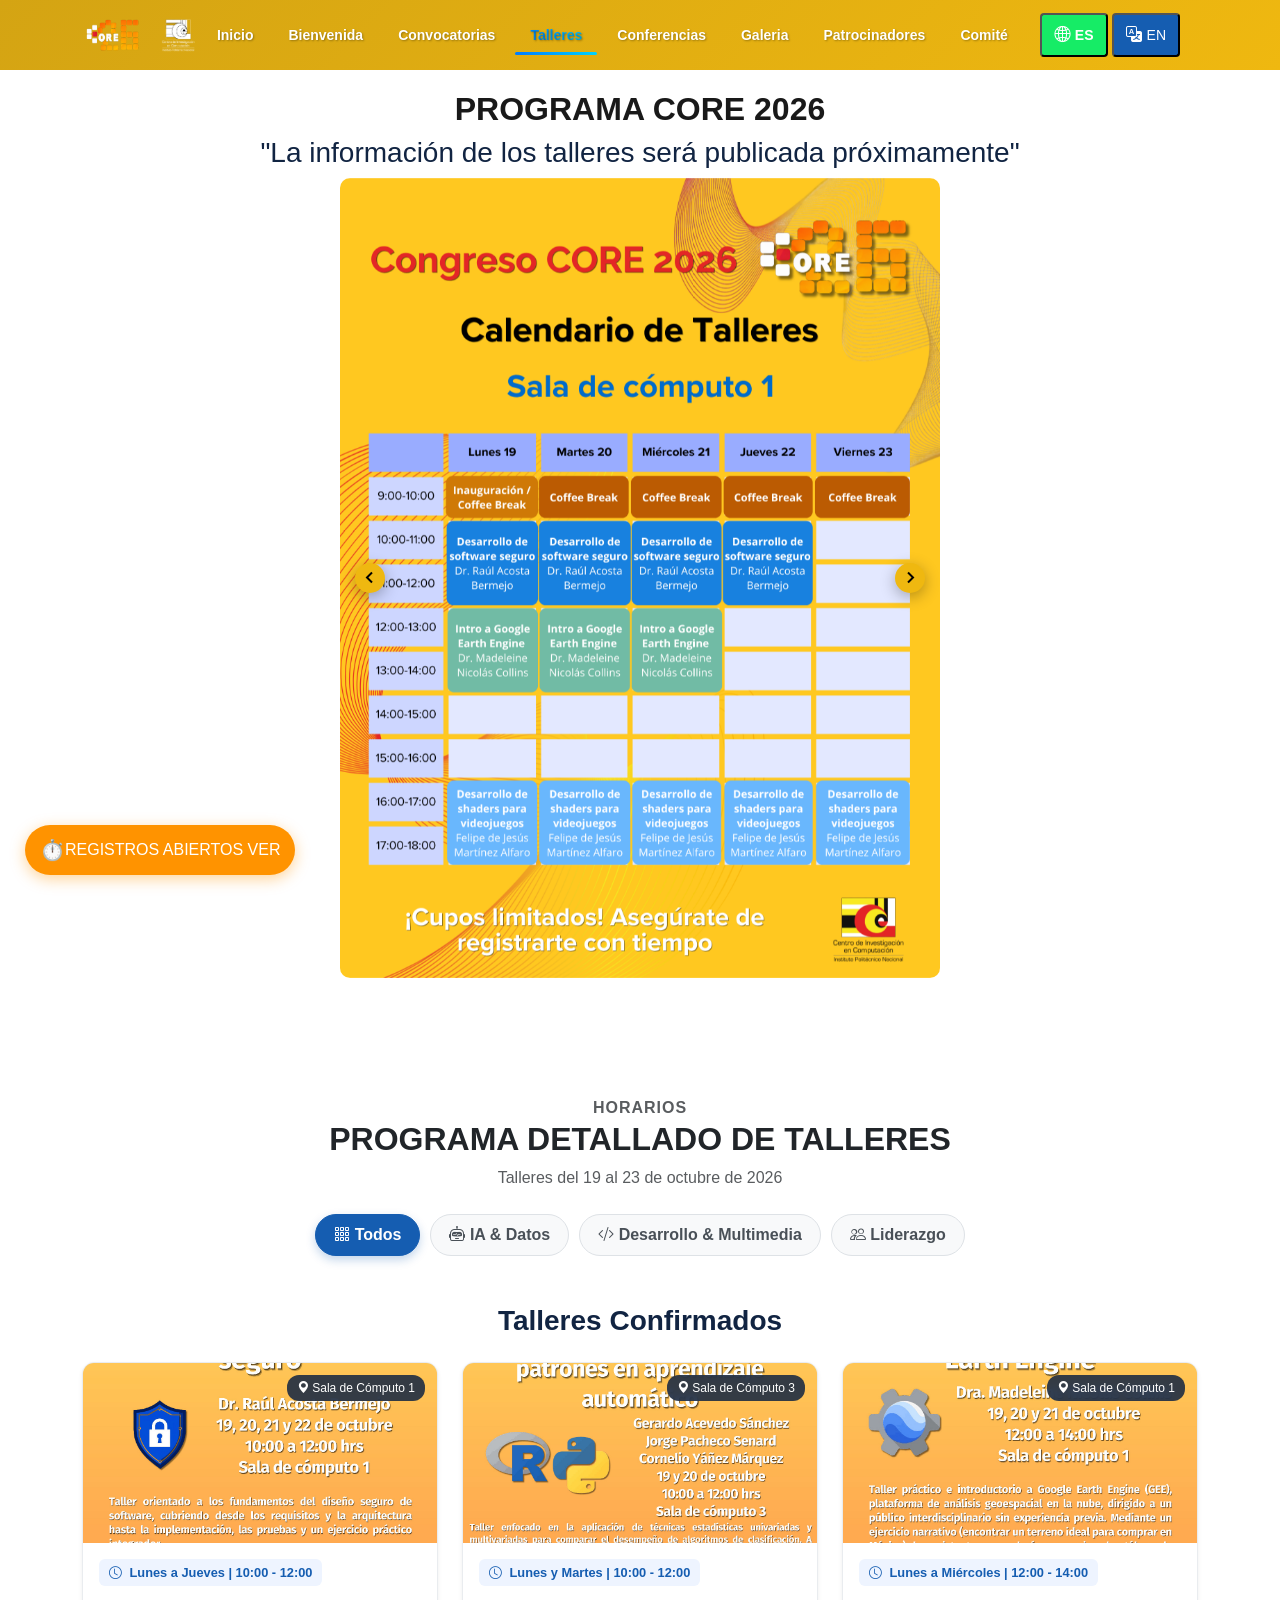
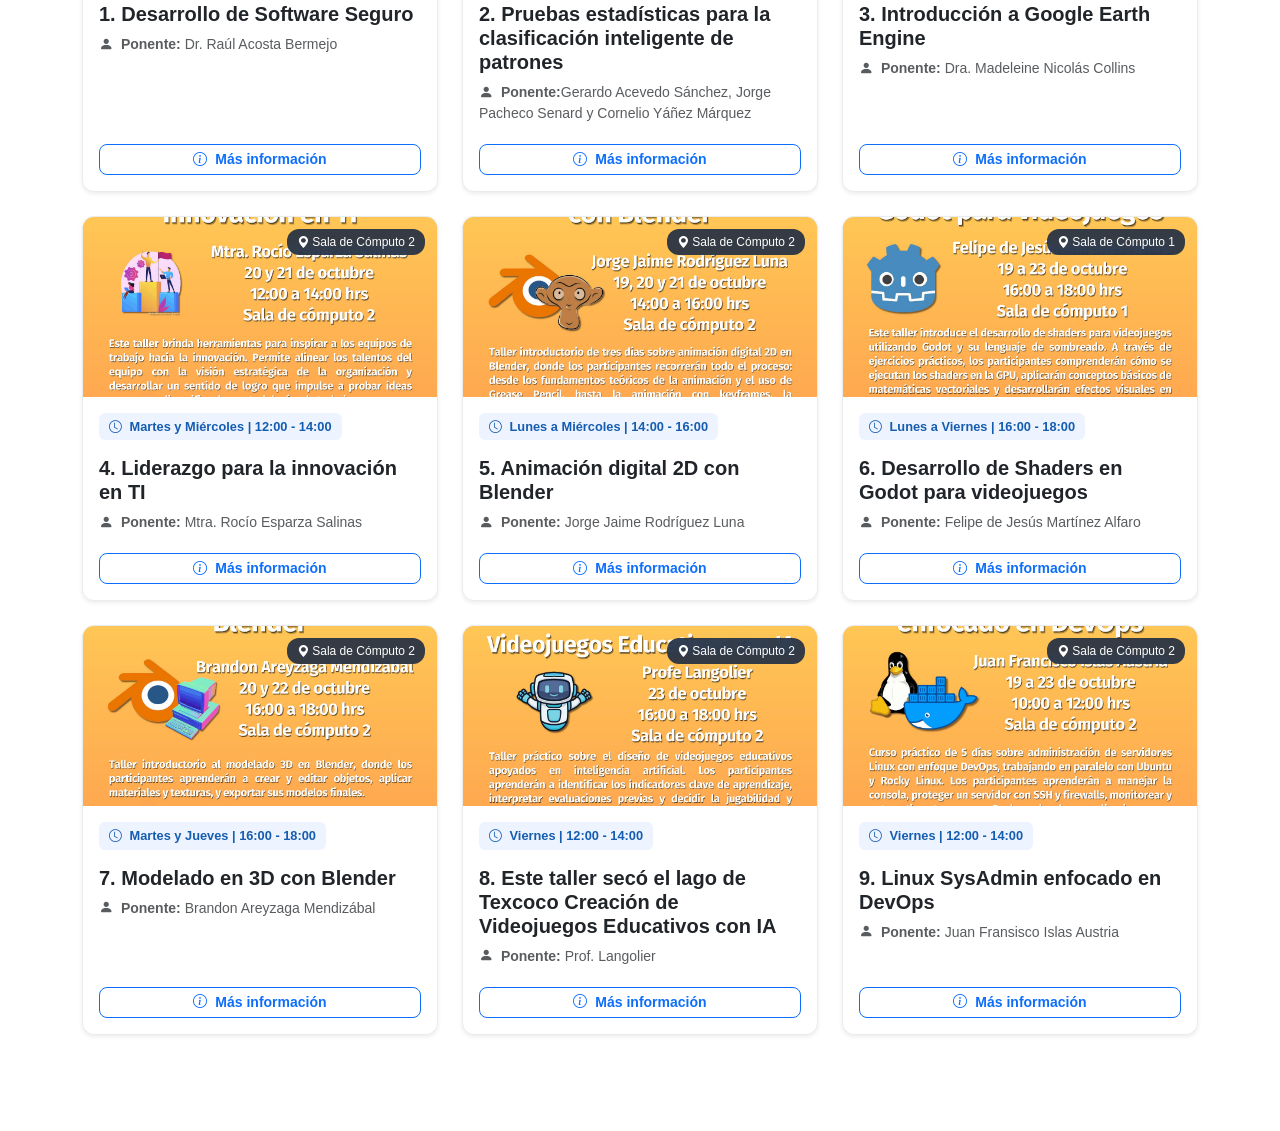
<file: calendario_talleres.html>
<!DOCTYPE html>
<html lang="es">
<head>
  <meta charset="utf-8">
  <meta content="width=device-width, initial-scale=1.0" name="viewport">
  <title>Calendario del Congreso CORE 2026</title>
  <!-- Favicons -->
  <link href="assets/img/core2026logo.png" rel="icon">
  <!-- CSS Vendors -->
  <link href="https://cdn.jsdelivr.net/npm/bootstrap@5.3.3/dist/css/bootstrap.min.css" rel="stylesheet">
  <link rel="stylesheet" href="https://cdn.jsdelivr.net/npm/bootstrap-icons@1.11.3/font/bootstrap-icons.min.css">
  <link rel="stylesheet" href="assets/css/style.css">
    <!-- Enlaces directos-->
  <link rel="stylesheet" href="https://cdn.jsdelivr.net/npm/bootstrap-icons@1.11.3/font/bootstrap-icons.min.css">
  <link rel="stylesheet" href="https://unpkg.com/boxicons@2.1.4/css/boxicons.min.css">
</head>

<body>
  <!-- ======= Header ======= -->
  <header id="header" class="d-flex align-items-center">
    <div class="container d-flex align-items-center justify-content-between">
      <div class="d-flex align-items-center">
        <h1 class="logo me-3"><a href="index.html"><img src="assets/img/core2026logo.png" class="img-fluid" alt="CORE 2026"></a></h1>
        <a href="index.html" class="logo"><img src="assets/img/CIC-LOGOblanco.png" alt="Logo CIC" class="img-fluid"></a>
      </div>

      <nav id="navbar" class="navbar">
        <ul>
          <li><a class="nav-link scrollto" href="index.html" data-translate="nav_home">Inicio</a></li>
          <li><a class="nav-link scrollto" href="index.html#about" data-translate="nav_welcome">Bienvenida</a></li>
          <li><a class="nav-link scrollto" href="convocatorias.html" data-translate="nav_calls">Convocatorias</a></li>
          <li><a class="nav-link scrollto active" href="calendario_talleres.html" data-translate="nav_workshops">Talleres</a></li>
          <li><a class="nav-link scrollto" href="calendario_congreso.html" data-translate="nav_conferences">Conferencias</a></li>
          <li><a class="nav-link scrollto" href="galeria.html" data-translate="nav_gallery">Galería</a></li>
          <li><a class="nav-link scrollto" href="patrocinadores.html" data-translate="nav_sponsors">Patrocinadores</a></li>
          <li><a class="nav-link scrollto" href="comite_organizador.html" data-translate="nav_committee">Comité</a></li>
          <div class="language-selector me-3">
            <button id="lang-es" class="btn-language active"><i class="bi bi-globe2"></i> ES</button>
            <button id="lang-en" class="btn-language"><i class="bi bi-translate"></i> EN</button>
          </div>
        </ul>
        <i class="bi bi-list mobile-nav-toggle"></i>
      </nav>
    </div>
  </header><!-- End Header -->

  <main>
    <!-- ======= Programa core 2026 ======= -->
    <section id="programa" class="programa section-bg galeria-moderna">
      <div class="container">
      <div class="section-title">
        <h2 data-translate="programa_title">Programa CORE 2026</h2>
        <h3>"La información de los talleres será publicada próximamente"</h3>
      </div>

      <div id="carouselProgramaCore" class="carousel slide custom-carousel" data-bs-ride="carousel">
        <div class="carousel-inner">
          <div class="carousel-item active">
            <div class="image-wrapper-programaCore">
              <img class="d-block w-100" src="./assets/2026-images/talleres_1.png" alt="Evento CORE"">
            </div>
          </div>     

          <div class="carousel-item">
            <div class="image-wrapper-programaCore">
              <img class="d-block w-100" src="./assets/2026-images/talleres_2.jpeg" alt="Ponencia"">
            </div>
          </div>

          <div class="carousel-item">
            <div class="image-wrapper-programaCore">
              <img class="d-block w-100" src="./assets/2026-images/talleres_3.jpeg" alt="Ponencia"">
            </div>
          </div>

        </div>
        <a class="carousel-control-prev" data-bs-target="#carouselProgramaCore" role="button" data-bs-slide="prev">
          <div class="control-btn">
            <i class="bx bx-chevron-left"></i>
          </div>
        </a>
        <a class="carousel-control-next" data-bs-target="#carouselProgramaCore" role="button" data-bs-slide="next">
          <div class="control-btn">
            <i class="bx bx-chevron-right"></i>
          </div>
        </a>

      </div>
    </div>
    </section>

    <!-- Sección de Talleres -->
    <section class="horario-talleres py-5" id="taller">
      <div class="container">
        
        <div class="section-title text-center mb-4">
          <span class="text-uppercase text-muted fw-bold" style="letter-spacing: 1px;">Horarios</span>
          <h2 class="fw-bold text-dark">Programa detallado de talleres</h2>
          <p class="text-muted">Talleres del 19 al 23 de octubre de 2026</p>
        </div>

        <!-- Filtros de categoría -->
        <div class="filtros-container mb-5">
          <div class="filtros-talleres">
            <button class="filtro-btn active" data-filtro="todos"><i class="bi bi-grid-3x3-gap"></i> Todos</button>
            <button class="filtro-btn" data-filtro="ia"><i class="bi bi-robot"></i> IA & Datos</button>
            <button class="filtro-btn" data-filtro="software"><i class="bi bi-code-slash"></i> Desarrollo & Multimedia</button>
            <button class="filtro-btn" data-filtro="liderazgo"><i class="bi bi-people"></i> Liderazgo</button>
          </div>
        </div>

        <!-- Lista de Talleres Confirmados -->
        <div class="dia-talleres mb-5">
          <h3 class="dia-title text-center mb-4 fw-semibold" style="color: #112442;">Talleres Confirmados</h3>
          
          <div class="row g-4">

            <!-- 1. Desarrollo de Software Seguro -->
            <div class="col-md-6 col-lg-4 taller-item software" data-categoria="software">
              <div class="card taller-card h-100 shadow-sm clickable-card" 
                   data-bs-toggle="modal" 
                   data-bs-target="#tallerModal"
                   data-titulo="Desarrollo de Software Seguro"
                   data-ponente="Dr. Raúl Acosta Bermejo"
                   data-horario="10:00 - 12:00 (Lunes 19, Martes 20, Miércoles 21 y Jueves 22 de octubre)"
                   data-lugar="Sala de Cómputo 1 - CIC IPN"
                   data-categoria="Desarrollo & Multimedia"
                   data-descripcion="Taller orientado a los fundamentos del diseño seguro de software, cubriendo desde los requisitos y la arquitectura hasta la implementación, las pruebas y un ejercicio práctico integrador.<br><br><small class='text-muted'>*La admisión al taller o la elaboración de la constancia podrían tener un costo, el cual será notificado previo al inicio de la semana de los talleres.</small>"
                   data-registro="https://forms.gle/hUCFuZ7gkYq64dMY9">
                <div class="taller-img-container">
                  <img src="assets/2026-images/DesarrollodeSoftwareSeguro.jpeg" class="card-img-top taller-img" alt="Desarrollo de Software Seguro">
                  <span class="badge-lugar"><i class="bi bi-geo-alt-fill"></i> Sala de Cómputo 1</span>
                </div>
                <div class="card-body">
                  <span class="hora-badge-taller mb-2"><i class="bi bi-clock me-1"></i> Lunes a Jueves | 10:00 - 12:00</span>
                  <h5 class="card-title fw-bold mt-2">1. Desarrollo de Software Seguro</h5>
                  <p class="card-text text-muted small mb-1"><i class="bi bi-person-fill me-1"></i> <strong>Ponente:</strong> Dr. Raúl Acosta Bermejo</p>
                </div>
                <div class="card-footer bg-transparent border-0 pt-0 pb-3">
                  <button type="button" class="btn btn-outline-primary btn-sm w-100 btn-info-taller">
                    <i class="bi bi-info-circle me-1"></i> Más información
                  </button>
                </div>
              </div>
            </div>

            <!-- 2. Pruebas estadísticas para la clasificación inteligente de patrones -->
            <div class="col-md-6 col-lg-4 taller-item ia" data-categoria="ia">
              <div class="card taller-card h-100 shadow-sm clickable-card" 
                   data-bs-toggle="modal" 
                   data-bs-target="#tallerModal"
                   data-titulo="Pruebas estadísticas para la clasificación inteligente de patrones en aprendizaje automático"
                   data-ponente="Gerardo Acevedo Sánchez, Jorge Pacheco Senard y Cornelio Yáñez Márquez"
                   data-horario="10:00 - 12:00 (Lunes 19 y Martes 20 de octubre)"
                   data-lugar="Sala de Cómputo 3 - CIC IPN"
                   data-categoria="IA & Datos"
                   data-descripcion="Taller enfocado en la aplicación de técnicas estadísticas univariadas y 
                    multivariadas para comparar el desempeño de algoritmos de clasificación. A través 
                    de casos prácticos con R y Python, los participantes aprenderán a seleccionar la 
                    prueba estadística adecuada según la distribución de los datos y el número de 
                    clasificadores y medidas de desempeño, evitando malas prácticas comunes en la 
                    literatura de Machine Learning.  <br><br><small class='text-muted'>*La admisión al taller o la elaboración de la constancia podrían tener un costo, el cual será notificado previo al inicio de la semana de los talleres.</small>"
                   data-registro="https://forms.gle/uoc24Dt9JggxxBn59">
                <div class="taller-img-container">
                  <img src="assets/2026-images/EstadisticasparalaClasificacion.jpeg" class="card-img-top taller-img" alt="Pruebas Estadísticas">
                  <span class="badge-lugar"><i class="bi bi-geo-alt-fill"></i> Sala de Cómputo 3</span>
                </div>
                <div class="card-body">
                  <span class="hora-badge-taller mb-2"><i class="bi bi-clock me-1"></i> Lunes y Martes | 10:00 - 12:00</span>
                  <h5 class="card-title fw-bold mt-2">2. Pruebas estadísticas para la clasificación inteligente de patrones</h5>
                  <p class="card-text text-muted small mb-1"><i class="bi bi-person-fill me-1"></i> <strong>Ponente:</strong>Gerardo Acevedo Sánchez, Jorge Pacheco Senard y Cornelio Yáñez Márquez</p>
                </div>
                <div class="card-footer bg-transparent border-0 pt-0 pb-3">
                  <button type="button" class="btn btn-outline-primary btn-sm w-100 btn-info-taller">
                    <i class="bi bi-info-circle me-1"></i> Más información
                  </button>
                </div>
              </div>
            </div>

            <!-- 3. Introducción a Google Earth Engine -->
            <div class="col-md-6 col-lg-4 taller-item ia" data-categoria="ia">
              <div class="card taller-card h-100 shadow-sm clickable-card" 
                   data-bs-toggle="modal" 
                   data-bs-target="#tallerModal"
                   data-titulo="Introducción a Google Earth Engine"
                   data-ponente="Dra. Madeleine Nicolás Collins"
                   data-horario="12:00 - 14:00 (Lunes 19, Martes 20 y Miércoles 21 de octubre)"
                   data-lugar="Sala de Cómputo 1 - CIC IPN"
                   data-categoria="IA & Datos"
                   data-descripcion="Taller práctico e introductorio a Google Earth Engine (GEE), plataforma de análisis geoespacial en la nube, dirigido a un público interdisciplinario sin experiencia previa. Mediante un ejercicio narrativo (en encontrar un terreno ideal para comprar en México), los asistentes aprenderán a manejar el catálogo de datos satelitales y a procesar imágenes de forma práctica."
                   data-registro="https://forms.gle/oSGrne25qZyRGZfr8">
                <div class="taller-img-container">
                  <img src="assets/2026-images/IntroduccionaGoggle.jpeg" class="card-img-top taller-img" alt="Google Earth Engine">
                  <span class="badge-lugar"><i class="bi bi-geo-alt-fill"></i> Sala de Cómputo 1</span>
                </div>
                <div class="card-body">
                  <span class="hora-badge-taller mb-2"><i class="bi bi-clock me-1"></i> Lunes a Miércoles | 12:00 - 14:00</span>
                  <h5 class="card-title fw-bold mt-2">3. Introducción a Google Earth Engine</h5>
                  <p class="card-text text-muted small mb-1"><i class="bi bi-person-fill me-1"></i> <strong>Ponente:</strong> Dra. Madeleine Nicolás Collins</p>
                </div>
                <div class="card-footer bg-transparent border-0 pt-0 pb-3">
                  <button type="button" class="btn btn-outline-primary btn-sm w-100 btn-info-taller">
                    <i class="bi bi-info-circle me-1"></i> Más información
                  </button>
                </div>
              </div>
            </div>

            <!-- 4. Liderazgo para la innovación en TI -->
            <div class="col-md-6 col-lg-4 taller-item liderazgo" data-categoria="liderazgo">
              <div class="card taller-card h-100 shadow-sm clickable-card" 
                   data-bs-toggle="modal" 
                   data-bs-target="#tallerModal"
                   data-titulo="Liderazgo para la innovación en TI"
                   data-ponente="Mtra. Rocío Esparza Salinas"
                   data-horario="12:00 - 14:00 (Martes 20 y Miércoles 21 de octubre)"
                   data-lugar="Sala de Cómputo 2 - CIC IPN"
                   data-categoria="Liderazgo"
                   data-descripcion="El taller brinda herramientas para inspirar a los equipos de trabajo hacia la innovación. Permite alinear los talentos del equipo con la visión estratégica de la organización y desarrollar un sentido de logro que impulse a probar ideas nuevas y a diversificar las metodologías de trabajo.<br><br><small class='text-muted'>*La admisión al taller o la elaboración de la constancia podrían tener un costo, el cual será notificado previo al inicio de la semana de los talleres.</small>"
                   data-registro="https://forms.gle/F6N6TdcbtDr62Wph7">
                <div class="taller-img-container">
                  <img src="assets/2026-images/Liderazgo.jpeg" class="card-img-top taller-img" alt="Liderazgo TI">
                  <span class="badge-lugar"><i class="bi bi-geo-alt-fill"></i> Sala de Cómputo 2</span>
                </div>
                <div class="card-body">
                  <span class="hora-badge-taller mb-2"><i class="bi bi-clock me-1"></i> Martes y Miércoles | 12:00 - 14:00</span>
                  <h5 class="card-title fw-bold mt-2">4. Liderazgo para la innovación en TI</h5>
                  <p class="card-text text-muted small mb-1"><i class="bi bi-person-fill me-1"></i> <strong>Ponente:</strong> Mtra. Rocío Esparza Salinas</p>
                </div>
                <div class="card-footer bg-transparent border-0 pt-0 pb-3">
                  <button type="button" class="btn btn-outline-primary btn-sm w-100 btn-info-taller">
                    <i class="bi bi-info-circle me-1"></i> Más información
                  </button>
                </div>
              </div>
            </div>

            <!-- 5. Animación digital 2D con Blender -->
            <div class="col-md-6 col-lg-4 taller-item software" data-categoria="software">
              <div class="card taller-card h-100 shadow-sm clickable-card" 
                   data-bs-toggle="modal" 
                   data-bs-target="#tallerModal"
                   data-titulo="Animación digital 2D con Blender"
                   data-ponente="Jorge Jaime Rodríguez Luna"
                   data-horario="14:00 - 16:00 (Lunes 19, Martes 20 y Miércoles 21 de octubre)"
                   data-lugar="Sala de Cómputo 2 - CIC IPN"
                   data-categoria="Desarrollo & Multimedia"
                   data-descripcion="Aprende a utilizar las potentes herramientas de Grease Pencil y animación bidimensional integradas en Blender para dar vida a tus ilustraciones e historias interactivas.<br><br><small class='text-muted'>*La admisión al taller o la elaboración de la constancia podrían tener un costo, el cual será notificado previo al inicio de la semana de los talleres.</small>"
                   data-registro="https://docs.google.com/forms/d/e/1FAIpQLSdx-OIvNi6xQ8_-1w0Uwgy2v-KbBeDKWxpwMopa2Knko3lMDw/viewform">
                <div class="taller-img-container">
                  <img src="assets/2026-images/Animacion2D.jpeg" class="card-img-top taller-img" alt="Animación 2D con Blender">
                  <span class="badge-lugar"><i class="bi bi-geo-alt-fill"></i> Sala de Cómputo 2</span>
                </div>
                <div class="card-body">
                  <span class="hora-badge-taller mb-2"><i class="bi bi-clock me-1"></i> Lunes a Miércoles | 14:00 - 16:00</span>
                  <h5 class="card-title fw-bold mt-2">5. Animación digital 2D con Blender</h5>
                  <p class="card-text text-muted small mb-1"><i class="bi bi-person-fill me-1"></i> <strong>Ponente:</strong> Jorge Jaime Rodríguez Luna</p>
                </div>
                <div class="card-footer bg-transparent border-0 pt-0 pb-3">
                  <button type="button" class="btn btn-outline-primary btn-sm w-100 btn-info-taller">
                    <i class="bi bi-info-circle me-1"></i> Más información
                  </button>
                </div>
              </div>
            </div>

            <!-- 6. Desarrollo de Shaders en Godot para videojuegos -->
            <div class="col-md-6 col-lg-4 taller-item software" data-categoria="software">
              <div class="card taller-card h-100 shadow-sm clickable-card" 
                   data-bs-toggle="modal" 
                   data-bs-target="#tallerModal"
                   data-titulo="Desarrollo de Shaders en Godot para videojuegos"
                   data-ponente="Felipe de Jesús Martínez Alfaro"
                   data-horario="16:00 - 18:00 (Lunes 19 al Viernes 23 de octubre)"
                   data-lugar="Sala de Cómputo 1 - CIC IPN"
                   data-categoria="Desarrollo & Multimedia"
                   data-descripcion="Este taller introduce el desarrollo de shaders para videojuegos utilizando Godot y su lenguaje de sombreado (GDShader). A través de ejercicios prácticos, los participantes comprenderán cómo se ejecutan los shaders en la GPU y desarrollarán efectos visuales en tiempo real.<br><br><small class='text-muted'>*La admisión al taller o la elaboración de la constancia podrían tener un costo, el cual será notificado previo al inicio de la semana de los talleres.</small>"
                   data-registro="https://forms.gle/s1Ld798zcpgbSFRE6">
                <div class="taller-img-container">
                  <img src="assets/2026-images/DesarrollodeShaders.jpeg" class="card-img-top taller-img" alt="Shaders en Godot">
                  <span class="badge-lugar"><i class="bi bi-geo-alt-fill"></i> Sala de Cómputo 1</span>
                </div>
                <div class="card-body">
                  <span class="hora-badge-taller mb-2"><i class="bi bi-clock me-1"></i> Lunes a Viernes | 16:00 - 18:00</span>
                  <h5 class="card-title fw-bold mt-2">6. Desarrollo de Shaders en Godot para videojuegos</h5>
                  <p class="card-text text-muted small mb-1"><i class="bi bi-person-fill me-1"></i> <strong>Ponente:</strong> Felipe de Jesús Martínez Alfaro</p>
                </div>
                <div class="card-footer bg-transparent border-0 pt-0 pb-3">
                  <button type="button" class="btn btn-outline-primary btn-sm w-100 btn-info-taller">
                    <i class="bi bi-info-circle me-1"></i> Más información
                  </button>
                </div>
              </div>
            </div>

            <!-- 7. Modelado en 3D con Blender -->
            <div class="col-md-6 col-lg-4 taller-item software" data-categoria="software">
              <div class="card taller-card h-100 shadow-sm clickable-card" 
                   data-bs-toggle="modal" 
                   data-bs-target="#tallerModal"
                   data-titulo="Modelado en 3D con Blender"
                   data-ponente="Brandon Areyzaga Mendizábal"
                   data-horario="16:00 - 18:00 (Martes 20 y Jueves 22 de octubre)"
                   data-lugar="Sala de Cómputo 2 - CIC IPN"
                   data-categoria="Desarrollo & Multimedia"
                   data-descripcion="Taller introductorio al modelado 3D en Blender, donde los participantes aprenderán a crear y editar objetos, aplicar materiales y texturas, y exportar sus modelos finales.<br><br><small class='text-muted'>*La admisión al taller o la elaboración de la constancia podrían tener un costo, el cual será notificado previo al inicio de la semana de los talleres.</small>"
                   data-registro="https://forms.gle/fhQ4eanqduv3hpQu6">
                <div class="taller-img-container">
                  <img src="assets/2026-images/TallerdeModelado3D.jpeg" class="card-img-top taller-img" alt="Modelado 3D con Blender">
                  <span class="badge-lugar"><i class="bi bi-geo-alt-fill"></i> Sala de Cómputo 2</span>
                </div>
                <div class="card-body">
                  <span class="hora-badge-taller mb-2"><i class="bi bi-clock me-1"></i> Martes y Jueves | 16:00 - 18:00</span>
                  <h5 class="card-title fw-bold mt-2">7. Modelado en 3D con Blender</h5>
                  <p class="card-text text-muted small mb-1"><i class="bi bi-person-fill me-1"></i> <strong>Ponente:</strong> Brandon Areyzaga Mendizábal</p>
                </div>
                <div class="card-footer bg-transparent border-0 pt-0 pb-3">
                  <button type="button" class="btn btn-outline-primary btn-sm w-100 btn-info-taller">
                    <i class="bi bi-info-circle me-1"></i> Más información
                  </button>
                </div>
              </div>
            </div>

            <!-- 8. Este taller secó el lago de Texcoco Creación de Videojuegos Educativos con IA -->
            <div class="col-md-6 col-lg-4 taller-item ia software" data-categoria="software">
              <div class="card taller-card h-100 shadow-sm clickable-card" 
                   data-bs-toggle="modal" 
                   data-bs-target="#tallerModal"
                   data-titulo="Este taller secó el lago de Texcoco Creación de Videojuegos Educativos con IA"
                   data-ponente="Prof. Langolier"
                   data-horario="12:00 - 14:00 (Viernes 23 de octubre)"
                   data-lugar="Sala de Cómputo 2 - CIC IPN"
                   data-categoria="Desarrollo & Multimedia"
                   data-descripcion="Taller especial enfocado en la creación de videojuegos educativos apalancados con herramientas de Inteligencia Artificial.<br><br><small class='text-muted'>*La admisión al taller o la elaboración de la constancia podrían tener un costo, el cual será notificado previo al inicio de la semana de los talleres.</small>"
                   data-registro="https://docs.google.com/forms/d/e/1FAIpQLSdswnqljMLOQsUvVNuyIUTUN6ZR8O_pE0tOUgRiydWLoStSvg/viewform?pli=1">
                <div class="taller-img-container">
                  <img src="assets/2026-images/LagoTexcoco.jpeg" class="card-img-top taller-img" alt="Videojuegos Educativos con IA">
                  <span class="badge-lugar"><i class="bi bi-geo-alt-fill"></i> Sala de Cómputo 2</span>
                </div>
                <div class="card-body">
                  <span class="hora-badge-taller mb-2"><i class="bi bi-clock me-1"></i> Viernes | 12:00 - 14:00</span>
                  <h5 class="card-title fw-bold mt-2">8. Este taller secó el lago de Texcoco Creación de Videojuegos Educativos con IA</h5>
                  <p class="card-text text-muted small mb-1"><i class="bi bi-person-fill me-1"></i> <strong>Ponente:</strong> Prof. Langolier</p>
                </div>
                <div class="card-footer bg-transparent border-0 pt-0 pb-3">
                  <button type="button" class="btn btn-outline-primary btn-sm w-100 btn-info-taller">
                    <i class="bi bi-info-circle me-1"></i> Más información
                  </button>
                </div>
              </div>
            </div>

            <!-- 9. Curso práctico Linux SysAdmin enfocado en DevOps-->
            <div class="col-md-6 col-lg-4 taller-item ia software" data-categoria="software">
              <div class="card taller-card h-100 shadow-sm clickable-card" 
                   data-bs-toggle="modal" 
                   data-bs-target="#tallerModal"
                   data-titulo="Juan Francisco Islas Austria"
                   data-horario="10:00 - 12:00 (19 a 23 de octubre)"
                   data-lugar="Sala de Cómputo 2 - CIC IPN"
                   data-categoria="Desarrollo & Multimedia"
                   data-descripcion="Curso práctico de 5 días sobre administración de servidores Linux con enfoque DevOps, trabajando en paralelo con Ubuntu y Rocky Linux. Los participantes aprenderán a manejar la consola, proteger un servidor con SSH y firewalls, monitorear y automatizar tareas con Bash, y desplegar aplicaciones con Docker y Docker Compose."
                   data-registro="https://docs.google.com/forms/d/e/1FAIpQLSfRyD9jNgs1shaIeXOR-PBcNVxUxfgSGKxGZKE0zO7Afz5EUg/viewform?usp=publish-editor">
                <div class="taller-img-container">
                  <img src="assets/2026-images/taller_paco.jpeg" class="card-img-top taller-img" alt="Linux SysAdmin">
                  <span class="badge-lugar"><i class="bi bi-geo-alt-fill"></i> Sala de Cómputo 2</span>
                </div>
                <div class="card-body">
                  <span class="hora-badge-taller mb-2"><i class="bi bi-clock me-1"></i> Viernes | 12:00 - 14:00</span>
                  <h5 class="card-title fw-bold mt-2">9. Linux SysAdmin enfocado en DevOps </h5>
                  <p class="card-text text-muted small mb-1"><i class="bi bi-person-fill me-1"></i> <strong>Ponente:</strong> Juan Fransisco Islas Austria</p>
                </div>
                <div class="card-footer bg-transparent border-0 pt-0 pb-3">
                  <button type="button" class="btn btn-outline-primary btn-sm w-100 btn-info-taller">
                    <i class="bi bi-info-circle me-1"></i> Más información
                  </button>
                </div>
              </div>
            </div>

          </div>
        </div>

      </div>
    </section>
  </main>




  <!-- Modal con link dinámico -->
  <div class="modal fade" id="tallerModal" tabindex="-1" aria-hidden="true">
    <!-- Asegúrate de tener la clase "modal-dialog-centered" -->
    <div class="modal-dialog">
      <div class="modal-content">
        <div class="modal-header">
          <h5 class="modal-title fw-bold" id="modalTitulo">Título del Taller</h5>
          <button type="button" class="btn-close" data-bs-dismiss="modal" aria-label="Close"></button>
        </div>
        
        <div class="modal-body">
          <span class="badge bg-primary mb-2" id="modalCategoria">Categoría</span>
          <p class="mb-1"><strong><i class="bi bi-person-fill me-1"></i> Ponente:</strong> <span id="modalPonente"></span></p>
          <p class="mb-1"><strong><i class="bi bi-clock-fill me-1"></i> Horario:</strong> <span id="modalHorario"></span></p>
          <p class="mb-2"><strong><i class="bi bi-geo-alt-fill me-1"></i> Lugar:</strong> <span id="modalLugar"></span></p>
          <hr class="my-2">
          <h6 class="fw-bold mb-1">Descripción:</h6>
          <div class="text-muted" id="modalDescripcion"></div>
        </div>

        <div class="modal-footer d-flex justify-content-between">
          <button type="button" class="btn btn-secondary" data-bs-dismiss="modal">Cerrar</button>
          <a href="#" id="modalBtnRegistro" target="_blank" class="btn btn-warning text-dark fw-bold">
            <i class="bi bi-pencil-square me-1"></i> Inscribirme ahora
          </a>
        </div>
      </div>
    </div>
  </div>

  <!-- NOTIFICACIÓN FLOTANTE / PÍLDORA ROJA -->
  <a href="#taller" class="notificacion-cuenta" id="notif-cuenta">
    <span class="icon-reloj">⏱️</span> 
    <span class="pill-text">REGISTROS ABIERTOS VER</span>
  </a>

  <!-- Template Main JS File -->
  <script src="assets/js/main.js"></script>

  <!-- Language Translation JS File -->
  <script src="assets/js/translations.js"></script>

  <script src="https://cdn.jsdelivr.net/npm/bootstrap@5.3.3/dist/js/bootstrap.bundle.min.js"></script>
  
  <!-- Script de filtrado y modal -->
  <script>
    document.addEventListener('DOMContentLoaded', function() {
      // Filtrado por categoría
      const filtroBtns = document.querySelectorAll('.filtro-btn');
      const tallerItems = document.querySelectorAll('.taller-item');

      filtroBtns.forEach(btn => {
        btn.addEventListener('click', function() {
          filtroBtns.forEach(b => b.classList.remove('active'));
          this.classList.add('active');

          const filtro = this.getAttribute('data-filtro');

          tallerItems.forEach(item => {
            if (filtro === 'todos') {
              item.classList.remove('d-none');
            } else {
              item.getAttribute('data-categoria') === filtro 
                ? item.classList.remove('d-none') 
                : item.classList.add('d-none');
            }
          });
        });
      });

      // Transición del Modal
      const tallerModal = document.getElementById('tallerModal');
      if (tallerModal) {
        tallerModal.addEventListener('show.bs.modal', function(event) {
          const button = event.relatedTarget;
          document.getElementById('modalTitulo').textContent = button.getAttribute('data-titulo');
          document.getElementById('modalPonente').textContent = button.getAttribute('data-ponente');
          document.getElementById('modalHorario').textContent = button.getAttribute('data-horario');
          document.getElementById('modalLugar').textContent = button.getAttribute('data-lugar');
          document.getElementById('modalCategoria').textContent = button.getAttribute('data-categoria');
          document.getElementById('modalDescripcion').innerHTML = button.getAttribute('data-descripcion');
          document.getElementById('modalBtnRegistro').setAttribute('href', button.getAttribute('data-registro'));
        });
      }
    });
  </script>

  <script>
    document.addEventListener("DOMContentLoaded", function() {
      const botonNotif = document.getElementById("notif-cuenta");
      
      if (botonNotif) {
        botonNotif.addEventListener("click", function(e) {
          // Hacemos el scroll suave si la página no lo tiene por defecto
          const targetId = this.getAttribute("href").substring(1);
          const targetElement = document.getElementById(targetId);
          
          if (targetElement) {
            e.preventDefault();
            window.scrollTo({
              top: targetElement.offsetTop - 70, // El -70 es para compensar la altura de tu navbar
              behavior: "smooth"
            });
          }
          
          // Ocultamos la notificación de forma elegante al darle clic
          this.style.opacity = "0";
          this.style.transform = "translateY(20px)";
          setTimeout(() => {
            this.style.display = "none";
          }, 300);
        });
      }
    });

  </script>
</body>
</html>
</file>
<file: assets/css/style.css>
/**
* Template Name: Day - v4.7.0
* Template URL: https://bootstrapmade.com/day-multipurpose-html-template-for-free/
* Author: BootstrapMade.com
* License: https://bootstrapmade.com/license/
*/

:root {
  --core-color1: #d4a413; 
  --core-color2: #efb810; 
  --core-color3: #f3c332; 
  --core-color4: #155db1; 
  --core-color5: #2196f3; 

  --core-bt: #16ec66;
  --core-bt2: #56fb93;
}





/*--------------------------------------------------------------
# General
--------------------------------------------------------------*/
body {
  font-family: "Open Sans", sans-serif;
  color: #112442;
}

a{
  color: #ff9300;
  text-decoration: none;
}

a:hover {
  color: #e82d2d;
  text-decoration: none;
}

h1, h2, h3, h4, h5, h6 {
  font-family: "Raleway", sans-serif;
}

.convocatoria,.programa,.ponencias,.galeria-moderna,.sponsors,.comite{
  padding-top: 20px;
}

/*--------------------------------------------------------------
# Back to top button
--------------------------------------------------------------*/
.back-to-top {
  position: fixed;
  visibility: hidden;
  opacity: 0;
  right: 15px;
  bottom: 15px;
  z-index: 996;
  background: var(--core-color5);
  width: 40px;
  height: 40px;
  transition: all 0.4s;
}
.back-to-top i {
  font-size: 28px;
  color: #fff;
  line-height: 0;
}
.back-to-top:hover {
  background: var(--core-color2);
  color: #fff;
}
.back-to-top.active {
  visibility: visible;
  opacity: 1;
}


/* Efecto hover: cuando pasas el mouse encima */
.btn-regresar-custom:hover {
  color: #ff9300 !important; /* Cambia a naranja (o el color que quieras) al pasar el mouse */
  transform: translateY(-2px);
}


/*--------------------------------------------------------------
# Disable aos animation delay on mobile devices
--------------------------------------------------------------*/
@media screen and (max-width: 768px) {
  [data-aos-delay] {
    transition-delay: 0 !important;
  }
}

/*--------------------------------------------------------------
# Header
--------------------------------------------------------------*/
#header {
  top: 0;
  background: linear-gradient(135deg, var(--core-color1), var(--core-color2), var(--core-color3), var(--core-color4), var(--core-color5));
  background-size: 400% 400%;
  animation: gradient 15s ease infinite;
  transition: all 0.5s;
  z-index: 999999;
  position: fixed;
  width: 100%;
  height: 70px;
}
#header.fixed-top {
  background :#112442; 
}
#header .logo {
  font-size: 30px;
  margin: 0;
  padding: 0;
  line-height: 1;
  font-weight: 700;
  letter-spacing: 2px;
  text-transform: uppercase;
}
#header .logo a {
  color: #fff;
}
#header .logo img{
  max-height: 60px;
  min-height: 40px;    /* Define un tamaño mínimo aceptable */
  width: auto;         /* Mantiene la proporción */
  flex-shrink: 0;      /* Evita que Flexbox aplaste la imagen si falta espacio */
  margin-right: 10px;
}

.scrolled-offset {
  margin-top: 70px;
}

/* Cuando la página baja, esta clase se suele activar por JS */
#header.header-scrolled {
  height: 55px;
}

/*--------------------------------------------------------------
# Navigation Menu
--------------------------------------------------------------*/
/**
* Desktop Navigation 
*/
.navbar #lang-es{
  background-color: var(--core-bt);
}
.navbar #lang-en{
  background-color: var(--core-color4);
}


.navbar {
  padding: 0;
}
.navbar ul {
  margin: 0;
  padding: 0;
  display: flex;
  list-style: none;
  align-items: center;
}
.navbar li {
  position: relative;
}
.navbar > ul > li {
  margin-left: 5px;
}
.navbar a, .navbar a:focus {
  display: flex;
  align-items: center;
  justify-content: space-between;
  padding: 25px 15px 24px 15px;
  font-size: 14px;
  color: white !important;
  font-weight: 600;
  text-shadow: 1px 1px 2px rgba(0,0,0,0.3);
  white-space: nowrap;
  transition: 0.3s;
}
.navbar a i, .navbar a:focus i {
  font-size: 12px;
  line-height: 0;
  margin-left: 5px;
}
.navbar a:hover {
  transform: translateY(-5px);
  transition: 0.3s;
}
.navbar .dropdown ul {
  display: block;
  position: absolute;
  left: 0;
  top: calc(100% + 30px);
  margin: 0;
  padding: 10px 0;
  z-index: 99;
  opacity: 0;
  visibility: hidden;
  background: #fff;
  box-shadow: 0px 0px 30px #112442;
  transition: 0.3s;
}
.navbar .dropdown ul li {
  min-width: 200px;
}
.navbar .dropdown ul a {
  padding: 10px 20px;
  color: #191919;
}
.navbar .dropdown ul a i {
  font-size: 12px;
}
.navbar .dropdown ul a:hover, .navbar .dropdown ul .active:hover, .navbar .dropdown ul li:hover > a {
  color: #fff;
}
.navbar .dropdown:hover > ul {
  opacity: 1;
  top: 100%;
  visibility: visible;
}
.navbar .dropdown .dropdown ul {
  top: 0;
  left: calc(100% - 30px);
  visibility: hidden;
}
.navbar .dropdown .dropdown:hover > ul {
  opacity: 1;
  top: 0;
  left: 100%;
  visibility: visible;
}

/* 1. Efecto de degradado para el texto de la pestaña activa */
.navbar .nav-link.active {
  /* Cambia estos dos colores hexadecimales por los que combinen con tu proyecto */
  background: linear-gradient(90deg, #007bff, #00d2ff); 
  -webkit-background-clip: text;
  -webkit-text-fill-color: transparent;
  font-weight: bold;
  position: relative; /* Necesario para poder posicionar la línea debajo */
}

/* 2. Creamos la línea (subrayado) con el mismo degradado */
.navbar .nav-link.active::after {
  content: '';
  position: absolute;
  /* El ancho se ajusta automáticamente, pero si tu enlace tiene "padding", 
     puedes cambiar left y width para que no se salga del texto. Ej: left: 10%; width: 80%; */
  left: 0;
  width: 100%;
  
  /* GROSOR Y ALTURA DE LA LÍNEA */
  height: 3px; /* Grosor de la línea */
  
  /* Ajusta este valor (puede ser negativo, ej: -2px o positivo ej: 5px) 
     para subir o bajar la línea y dejarla exactamente a la altura del texto */
  bottom: 15px; 

  background: linear-gradient(90deg, #007bff, #00d2ff); /* Mismo degradado */
  border-radius: 2px; /* Bordes ligeramente redondeados para que se vea más elegante */
}

/* 3. (Opcional) Efecto hover para que los demás enlaces también se vean bien al pasar el mouse */
.navbar .nav-link:hover {
  color: #007bff;
  transition: 0.3s ease-in-out;
}




@media (max-width: 992px) {
  .navbar .dropdown .dropdown ul {
    left: -90%;
  }
  .navbar .dropdown .dropdown:hover > ul {
    left: -100%;
  }
}

/**
* Mobile Navigation 
*/
.mobile-nav-toggle {
  color: #fff;
  font-size: 28px;
  cursor: pointer;
  display: none;
  line-height: 0;
  transition: 0.5s;
}
.mobile-nav-toggle.bi-x {
  color: #ff9300;
}

@media (max-width: 992px) {
  .mobile-nav-toggle {
    display: block;
  }

  .navbar ul {
    display: none;
  }

  /* 2. Ajustamos la linea a 0px para moviles*/
  .navbar .nav-link.active::after {
    
    /* GROSOR Y ALTURA DE LA LÍNEA */
    height: 2px; /* Grosor de la línea */
    
    /* Ajusta este valor (puede ser negativo, ej: -2px o positivo ej: 5px) 
      para subir o bajar la línea y dejarla exactamente a la altura del texto */
    bottom: 0px; 

    width: 40%; /* Aseguramos que la línea ocupe todo el ancho del enlace */

  }

}
.navbar-mobile {
  position: fixed;
  overflow: hidden;
  top: 0;
  right: 0;
  left: 0;
  bottom: 0;
  background: #112442;
  transition: 0.3s;
  z-index: 999;
}
.navbar-mobile .mobile-nav-toggle {
  position: absolute;
  top: 15px;
  right: 15px;
}
.navbar-mobile ul {
  display: block;
  position: absolute;
  top: 55px;
  right: 15px;
  bottom: 15px;
  left: 15px;
  padding: 10px 0;
  background-color: #000000;
  overflow-y: auto;
  transition: 0.3s;
}
.navbar-mobile a, .navbar-mobile a:focus {
  padding: 10px 20px;
  font-size: 15px;
  color: #191919;
}
.navbar-mobile a:hover, .navbar-mobile .active, .navbar-mobile li:hover > a {
  color: #ff9300;
  background: none;
}
.navbar-mobile .getstarted, .navbar-mobile .getstarted:focus {
  margin: 15px;
}
.navbar-mobile .dropdown ul {
  position: static;
  display: none;
  margin: 10px 20px;
  padding: 10px 0;
  z-index: 99;
  opacity: 1;
  visibility: visible;
  background: #fff;
  box-shadow: 0px 0px 30px #112442;
}
.navbar-mobile .dropdown ul li {
  min-width: 200px;
}
.navbar-mobile .dropdown ul a {
  padding: 10px 20px;
}
.navbar-mobile .dropdown ul a i {
  font-size: 12px;
}
.navbar-mobile .dropdown ul a:hover, .navbar-mobile .dropdown ul .active:hover, .navbar-mobile .dropdown ul li:hover > a {
  color: #ff9300;
}
.navbar-mobile .dropdown > .dropdown-active {
  display: block;
}



/*--------------------------------------------------------------
# Hero Section
--------------------------------------------------------------*/
#hero {
  margin-top: 40px;
  width: 100%;
  min-height: 110vh;
  background: linear-gradient(rgba(0, 0, 0, 0.6), rgba(0, 0, 0, 0.6)), url("../img/cic-fondo.jpg") top center;
  background-position: center center;
  background-size: cover;
  position:relative;
}
#hero h1 {
  margin: 0 0 10px 0;
  font-size: 48px;
  font-weight: 700;
  line-height: 56px;
  text-transform: uppercase;
  color: #fff;
}
#hero h2 {
  color: #eee;
  margin-bottom: 28px;
  font-size: 28px;
}
#hero .btn-get-started {
  font-family: "Raleway", sans-serif;
  text-transform: uppercase;
  font-weight: 500;
  font-size: 14px;
  letter-spacing: 0.5px;
  display: inline-block;
  padding: 10px 28px;
  transition: 0.5s;
  border: 2px solid #fff;
  color: #fff;
  background: var(--core-color2);
}
#hero .btn-get-started:hover {
  background: var(--core-color5);
  border-color: var(--core-color4);
}
@media (min-width: 1024px) {
  #hero {
    background-attachment: fixed;
  }
}
@media (max-width: 992px) {
  #hero {
    text-align: center;
  }
  #hero .container {
    padding-top: 40px;
  }
  #hero h1 {
    font-size: 28px;
    line-height: 36px;
  }
  #hero p{
    font-size: 20px;
    line-height: 24px;
    margin-bottom: 30px;
  }
}

.ubication, .ubication a{
  margin-top: 3%;
  color:whitesmoke;
}
.ubication a:hover{
  color: #ff9300;
  text-decoration: none;
}


/*--------------------------------------------------------------
# Sections General
--------------------------------------------------------------*/
section {
  overflow: hidden;
  margin-top: 70px;
}

.section-title {
  text-align: center;
  position: relative;
}
.section-title h2 {
  font-size: 32px;
  font-weight: 700;
  text-transform: uppercase;
  color: #191919;
  position: relative;
  z-index: 2;
}

.section-title p {
  margin-bottom: 0;
  position: relative;
  z-index: 2;
}
@media (max-width: 575px) {
  .section-title h2 {
    font-size: 28px;
    margin-bottom: 15px;
  }

}

.texto-inicio {
  padding-top: 10px;
  font-weight: 700;
  text-align: center;
  color: white ;

}
.texto-inicio-b {
  padding-top: 10px;
  font-weight: 700;
  font-size: 28px;
  text-align: center;
  color: white ;

}


/*--------------------------------------------------------------
# Diseño de las tablas
--------------------------------------------------------------*/

/* Contenedor Principal */
.table-responsive-container {
    overflow-x: auto;
    padding: 20px;
    background: #f8f9fa;
    border-radius: 20px;
    border: 1px solid rgba(0, 0, 0, 0.05);
    margin: 10px;
}

.table-core {
    width: 100%;
    border-collapse: collapse; /* Cambiado a collapse para una apariencia más firme */
    background-color: white;
}

/* Encabezado Principal */
.table-core thead {
    background: linear-gradient(90deg, var(--core-color4), var(--core-color5));
    color: white;
}

.table-core th {
    padding: 18px 20px;
    text-align: left;
    font-weight: 700;
    text-transform: uppercase;
    letter-spacing: 1px;
    border-bottom: 3px solid var(--core-color1);
}

/* Separador de Días (Martes, Miércoles...) */
.row-day-header {
    background-color: var(--core-color4) !important;
    color: white !important;
}

.row-day-header td {
    padding: 15px 20px !important;
    font-weight: 800;
    font-size: 1.1rem;
    text-transform: uppercase;
    border: none;
}

/* Bloques de Horario (Fijos en Amarillo) */
.row-block-header {
    background-color: var(--core-color2) !important;
    color: #000 !important;
}

.row-block-header td {
    padding: 12px 20px !important;
    font-weight: 700;
    border-bottom: 1px solid rgba(0, 0, 0, 0.1);
}

.block-badge {
    font-weight: 800;
    text-decoration: underline;
}

/* Filas de Contenido de Ponencias */
.row-content td {
    padding: 15px 20px;
    border-bottom: 1px solid #eee;
    vertical-align: top;
}

.paper-title {
    font-size: 0.95rem;
    line-height: 1.5;
    color: #2c3e50;
    font-weight: 500;
}

/* Card General */
.card-ponencias {
    border: 1px solid #ddd;
    border-radius: 8px;
    overflow: hidden;
}

.card-ponencias .card-header {
    background-color: #fff;
    border-bottom: 2px solid var(--core-color4);
    padding: 15px;
}

.card-ponencias .card-title {
    color: var(--core-color4);
    font-weight: 700;
    margin: 0;
}


/*--------------------------------------------------------------
# Carrusel 
--------------------------------------------------------------*/

/* El carrusel principal ahora es el que manda sobre el tamaño */
.custom-carousel {
  width: 100%;
  max-width: 600px; /*  Aquí se ajusta el ancho máximo del carrusel */
  margin: 0 auto;
  border-radius: 10px;
  overflow: hidden;
}

/* El contenedor interno ya no necesita limitar el ancho, solo deja pasar la info*/
.image-wrapper-programaCore {
  position: relative;
  width: 100%;
} 

/* La imagen hereda el ancho, mantiene su proporción y NO se deforma ni se corta*/
.image-wrapper-programaCore img {
  width: 100%;
  height: auto;
  display: block;
  object-fit: contain; /* Asegura que se respete la proporción original del flyer*/
} 





/* Controles pro */
.control-btn {
  background: var(--core-color2);
  color: #000;
  width: 30px;
  height: 30px;
  border-radius: 50%;
  display: flex;
  align-items: center;
  justify-content: center;
  font-size: 24px;
  box-shadow: 0 4px 15px rgba(0,0,0,0.3);
}

.carousel-control-prev, .carousel-control-next {
  width: 10%;
  opacity: 1;
}

/* Indicadores circulares modernos */
.carousel-indicators li {
  width: 12px;
  height: 12px;
  border-radius: 50%;
  background-color: var(--core-color5);
  margin: 0 5px;
}

.carousel-indicators .active {
  background-color: var(--core-color2);
}


/*--------------------------------------------------------------
# Botones de redes sociales
--------------------------------------------------------------*/

/* ==========================================
   ESTILOS CHIDOS PARA REDES SOCIALES CORE2026
   ========================================== */

/* Estilo base para todos los botones de redes */
.btn-facebook, .btn-instagram, .btn-youtube, .btn-twitter {
  background-color: transparent !important;
  border-radius: 50px !important; /* Forma de píldora súper estética */
  font-weight: 600;
  font-size: 0.95rem;
  letter-spacing: 0.3px;
  text-transform: uppercase; /* Formato formal de congreso */
  padding: 10px 24px !important;
  transition: all 0.35s cubic-bezier(0.25, 0.8, 0.25, 1) !important; /* Animación suave */
  display: inline-flex;
  align-items: center;
  justify-content: center;
  box-shadow: 0 2px 4px rgba(0, 0, 0, 0.04);
}

/* Forzar que los textos internos hereden las transiciones */
.btn-facebook *, .btn-instagram *, .btn-youtube *, .btn-twitter * {
  transition: color 0.35s ease !important;
}

/* 1. ESTILO FACEBOOK */
.btn-facebook {
  border: 2px solid #1877F2 !important;
  color: #1877F2 !important;
}
.btn-facebook:hover {
  background-color: #1877F2 !important;
  color: #ffffff !important;
  box-shadow: 0 6px 20px rgba(24, 119, 242, 0.4) !important;
  transform: translateY(-2px);
}
.btn-facebook:hover i {
  color: #ffffff !important; /* El icono cambia a blanco en hover */
}

/* 2. ESTILO INSTAGRAM */
.btn-instagram {
  border: 2px solid #E1306C !important;
  color: #E1306C !important;
}
.btn-instagram:hover {
  /* Al hacer hover se convierte en el gradiente clásico de Instagram */
  background: linear-gradient(45deg, #f09433 0%, #e6683c 25%, #dc2743 50%, #cc2366 75%, #bc1888 100%) !important;
  border-color: transparent !important;
  color: #ffffff !important;
  box-shadow: 0 6px 20px rgba(225, 48, 108, 0.4) !important;
  transform: translateY(-2px);
}
.btn-instagram:hover i {
  color: #ffffff !important;
}

/* 3. ESTILO YOUTUBE */
.btn-youtube {
  border: 2px solid #ff0000 !important;
  color: #ff0000 !important;
}
.btn-youtube:hover {
  background-color: #ff0000 !important;
  color: #ffffff !important;
  box-shadow: 0 6px 20px rgba(255, 0, 0, 0.4) !important;
  transform: translateY(-2px);
}
.btn-youtube:hover i {
  color: #ffffff !important;
}

/* 4. ESTILO X (TWITTER) */
.btn-twitter {
  border: 2px solid #000000 !important;
  color: #000000 !important;
}
.btn-twitter:hover {
  background-color: #000000 !important;
  color: #ffffff !important;
  box-shadow: 0 6px 20px rgba(0, 0, 0, 0.3) !important;
  transform: translateY(-2px);
}
.btn-twitter:hover i {
  color: #ffffff !important;
}

/* Efecto al hacer clic en cualquiera (Feedback táctil) */
.btn-facebook:active, .btn-instagram:active, .btn-youtube:active, .btn-twitter:active {
  transform: translateY(0);
  box-shadow: 0 2px 5px rgba(0,0,0,0.15) !important;
}

/*--------------------------------------------------------------
# Galería
--------------------------------------------------------------*/

.galeria-carousel {
  width: 100%;
  max-width: 900px; /* Se mantendrá al tamaño ideal de fotos de 700px */
  margin: 0 auto;
  border-radius: 10px;
  overflow: hidden;
}

/* Contenedor interno de las fotos de la galería */
.image-wrapper-galeria {
  position: relative;
  width: 100%;
  height: 410px; 
  overflow: hidden;
}

/* Formato para que las fotos de la galería no se deformen ni se pinchen */
.image-wrapper-galeria img {
  width: 100%;
  height: 100%;
  object-fit: cover;
}



 

/*--------------------------------------------------------------
# About
--------------------------------------------------------------*/
.about .content h3 {
  font-weight: 600;
  font-size: 26px;
}
.about .content ul {
  list-style: none;
  padding: 0;
}
.about .content ul li {
  padding-bottom: 10px;
}
.about .content ul i {
  font-size: 20px;
  padding-right: 4px;
  color: #ff9300;
}
.about .content p:last-child {
  margin-bottom: 0;
}


.convocatoria h3{
  text-align: center;
  padding: 10px 30px 10px 30px;
  border: 1.5px dashed #ff9300;
}

.convocatoria .box{
  padding: 15px 5px;
  box-shadow: 0px 2px 15px rgba(0, 0, 0, 0.1);
}

.convocatoria .box h5{
  color: #ed5b5b;
  text-align: center;
  border-bottom: 1.5px dashed #ed5b5b;
}

.conv-text{
  margin-top: 15px;
}

.button-center{
  text-align:center;
  padding-bottom: 5px;
}

.button-orange{
  background-color: #ff9300;
  border: none;
}

.button-orange:hover, .button-orange:active, .button-orange:focus{
  background-color: #e82d2d;
  border: none;
  box-shadow: none;
}




#topicModal .modal-body ul {
  list-style: none;
}

#topicModal .modal-body ul li::before{
  content: "\2022";
  color: #ff9300;
  font-weight: bold;
  display: inline-block;
  width: 1em;
  margin-left: -1em;
}



/*--------------------------------------------------------------
# Why Us
--------------------------------------------------------------*/
.why-us {
  padding-top: 10px;
}
.why-us .box {
  padding: 30px 10px;
  box-shadow: 0px 2px 15px rgba(0, 0, 0, 0.1);
  transition: all ease-in-out 0.3s;
  margin-top: 20px;
}
.why-us .box i {
  display: block;
  font-size: 28px;
  font-weight: 700;
  color: #ed5b5b;
  text-align: center;
}
.why-us .box h4 {
  font-size: 24px;
  font-weight: 600;
  padding: 0;
  margin: 20px 0;
  color: #191919;
  min-height: 56px;
  text-align: center;
}
.why-us .box p {
  color: #aaaaaa;
  font-size: 15px;
  margin: 0;
  padding: 0;
}
.why-us .box:hover {
  background: #ff9300;
  padding: 10px 30px 30px 30px;
  box-shadow: 10px 15px 30px rgba(0, 0, 0, 0.18);
}
.why-us .box:hover i, .why-us .box:hover h4, .why-us .box:hover p {
  color: #fff;
}

/*--------------------------------------------------------------
# Clients
--------------------------------------------------------------*/
.clients {
  background: #f2f2f2;
  padding: 15px 0;
  text-align: center;
}
.clients img {
  width: 50%;
  filter: grayscale(100);
  transition: all 0.4s ease-in-out;
  display: inline-block;
  padding: 15px 0;
}
.clients img:hover {
  filter: none;
  transform: scale(1.2);
}
@media (max-width: 768px) {
  .clients img {
    width: 40%;
  }
}

/*--------------------------------------------------------------
# Services
--------------------------------------------------------------*/
.services .icon-box {
  text-align: center;
  padding: 80px 20px;
  transition: all ease-in-out 0.3s;
  box-shadow: 0px 2px 15px rgba(0, 0, 0, 0.1);
}
.services .icon-box .icon {
  margin: 0 auto;
  width: 64px;
  height: 64px;
  background: #ff9300;
  transition: all 0.3s ease-out 0s;
  display: flex;
  align-items: center;
  justify-content: center;
  margin-bottom: 20px;
  transform-style: preserve-3d;
}
.services .icon-box .icon i {
  color: #fff;
  font-size: 28px;
}
.text-justify {
  text-align: justify;
}
.services .icon-box .icon::before {
  position: absolute;
  content: "";
  left: -8px;
  top: -8px;
  height: 100%;
  width: 100%;
  background: #fce5e5;
  transition: all 0.3s ease-out 0s;
  transform: translateZ(-1px);
}
.services .icon-box h4 {
  font-weight: 700;
  margin-bottom: 15px;
  font-size: 24px;
}
.services .icon-box h4 a {
  color: #191919;
}
.services .icon-box p {
  line-height: 24px;
  font-size: 14px;
  margin-bottom: 0;
}
.services .icon-box:hover {
  background: #ff9300;
  border-color: #ff9300;
  padding: 70px 20px 90px 20px;
}
.services .icon-box:hover .icon {
  background: #fff;
}
.services .icon-box:hover .icon i {
  color: #ff9300;
}
.services .icon-box:hover .icon::before {
  background: #e82d2d;
}
.services .icon-box:hover h4 a, .services .icon-box:hover p {
  color: #fff;
}

/*--------------------------------------------------------------
# Cta
--------------------------------------------------------------*/
.cta {
  background: linear-gradient(rgba(2, 2, 2, 0.5), rgba(0, 0, 0, 0.5)), url("../img/cta-bg.jpg") fixed center center;
  background-size: cover;
  padding: 120px 0;
}
.cta h3 {
  color: #fff;
  font-size: 28px;
  font-weight: 700;
}
.cta p {
  color: #fff;
}
.cta .cta-btn {
  font-family: "Raleway", sans-serif;
  text-transform: uppercase;
  font-weight: 500;
  font-size: 14px;
  letter-spacing: 1px;
  display: inline-block;
  padding: 10px 28px;
  transition: 0.5s;
  margin-top: 10px;
  border: 2px solid #fff;
  color: #fff;
}
.cta .cta-btn:hover {
  background: #ff9300;
  border: 2px solid #ff9300;
}

/*--------------------------------------------------------------
# Portfolio
--------------------------------------------------------------*/
.portfolio #portfolio-flters {
  padding: 0;
  margin: 0 auto 25px auto;
  list-style: none;
  text-align: center;
  border-radius: 50px;
}
.portfolio #portfolio-flters li {
  cursor: pointer;
  display: inline-block;
  padding: 10px 15px;
  font-size: 15px;
  font-weight: 500;
  line-height: 1;
  text-transform: uppercase;
  color: #444444;
  margin-bottom: 5px;
  transition: all 0.3s ease-in-out;
  font-family: "Poppins", sans-serif;
}
.portfolio #portfolio-flters li:hover, .portfolio #portfolio-flters li.filter-active {
  color: #e82d2d;
}
.portfolio #portfolio-flters li:last-child {
  margin-right: 0;
}
.portfolio .portfolio-item {
  margin-bottom: 30px;
}
.portfolio .portfolio-item .portfolio-info {
  opacity: 0;
  position: absolute;
  left: 30px;
  right: 30px;
  bottom: 0;
  z-index: 3;
  transition: all ease-in-out 0.3s;
  background: rgba(255, 255, 255, 0.9);
  padding: 15px;
}
.portfolio .portfolio-item .portfolio-info h4 {
  font-size: 18px;
  color: #fff;
  font-weight: 600;
  color: #191919;
}
.portfolio .portfolio-item .portfolio-info p {
  color: #4c4c4c;
  font-size: 14px;
  margin-bottom: 0;
}
.portfolio .portfolio-item .portfolio-info .preview-link, .portfolio .portfolio-item .portfolio-info .details-link {
  position: absolute;
  right: 40px;
  font-size: 24px;
  top: calc(50% - 18px);
  color: #333333;
}
.portfolio .portfolio-item .portfolio-info .preview-link:hover, .portfolio .portfolio-item .portfolio-info .details-link:hover {
  color: #ff9300;
}
.portfolio .portfolio-item .portfolio-info .details-link {
  right: 10px;
}
.portfolio .portfolio-item .portfolio-links {
  opacity: 0;
  left: 0;
  right: 0;
  text-align: center;
  z-index: 3;
  position: absolute;
  transition: all ease-in-out 0.3s;
}
.portfolio .portfolio-item .portfolio-links a {
  color: #fff;
  margin: 0 2px;
  font-size: 28px;
  display: inline-block;
  transition: 0.3s;
}
.portfolio .portfolio-item .portfolio-links a:hover {
  color: #e82d2d;
}
.portfolio .portfolio-item:hover .portfolio-info {
  opacity: 1;
  bottom: 20px;
}

/*--------------------------------------------------------------
# Talleres & Conferencias
--------------------------------------------------------------*/
/* ==========================================
   Banner de Notificación
   ========================================== */
.taller-notif-banner,
.conferencia-notif-banner {
  background: linear-gradient(90deg, #112442 0%, #155db1 100%);
  color: #ffffff;
  padding: 10px 0;
  font-size: 0.95rem;
  box-shadow: 0 2px 10px rgba(0,0,0,0.15);
}

.btn-notif-taller,
.btn-notif-conferencia {
  background-color: #efb810;
  color: #112442;
  font-weight: 700;
  padding: 6px 16px;
  border-radius: 20px;
  text-decoration: none;
  display: inline-block;
  transition: all 0.3s ease;
}

.btn-notif-taller:hover,
.btn-notif-conferencia:hover {
  background-color: #ffffff;
  color: #112442;
  transform: translateY(-2px);
}

/* ==========================================
   Filtros de Talleres y Conferencias
   ========================================== */
.filtros-talleres,
.filtros-conferencias {
  display: flex;
  justify-content: center;
  flex-wrap: wrap;
  gap: 10px;
}

.filtro-btn {
  background-color: #f8f9fa;
  border: 1px solid #dee2e6;
  color: #495057;
  padding: 8px 18px;
  border-radius: 25px;
  font-weight: 600;
  transition: all 0.3s ease;
  cursor: pointer;
}

.filtro-btn:hover, .filtro-btn.active {
  background-color: #155db1;
  color: #ffffff;
  border-color: #155db1;
  box-shadow: 0 4px 10px rgba(21, 93, 177, 0.25);
}

/* ==========================================
   Tarjetas e Imágenes
   ========================================== */
.taller-card,
.conferencia-card {
  border: 1px solid #e9ecef;
  border-radius: 12px;
  overflow: hidden;
  box-shadow: 0 4px 12px rgba(0, 0, 0, 0.05);
  transition: transform 0.3s ease, box-shadow 0.3s ease;
}

.taller-card:hover,
.conferencia-card:hover {
  transform: translateY(-5px);
  box-shadow: 0 10px 20px rgba(0, 0, 0, 0.12);
}

.taller-img-container,
.conferencia-img-container {
  position: relative;
  height: 180px;
  background-color: #e2e8f0;
  overflow: hidden;
}

.taller-img,
.conferencia-img {
  width: 100%;
  height: 100%;
  object-fit: cover;
  transition: transform 0.4s ease;
}

.taller-card:hover .taller-img,
.conferencia-card:hover .conferencia-img {
  transform: scale(1.05);
}

.badge-lugar {
  position: absolute;
  top: 12px;
  right: 12px;
  background: rgba(17, 36, 66, 0.85);
  color: #ffffff;
  font-size: 0.75rem;
  padding: 4px 10px;
  border-radius: 12px;
  backdrop-filter: blur(4px);
  font-weight: 500;
}

.hora-badge-taller,
.hora-badge-conferencia {
  display: inline-block;
  background-color: #eef4ff;
  color: #155db1;
  font-weight: 600;
  font-size: 0.8rem;
  padding: 4px 10px;
  border-radius: 6px;
}

.btn-info-taller,
.btn-info-conferencia {
  border-radius: 8px;
  font-weight: 600;
}

.clickable-card {
  cursor: pointer;
}

.clickable-card:hover .btn-info-taller,
.clickable-card:hover .btn-info-conferencia {
  background-color: #0d6efd;
  color: #ffffff;
}

/* ==========================================
   Modales (tallerModal & conferenciaModal)
   ========================================== */
/* Limitar el ancho, margen superior para la navbar y tamaño compacto */
#tallerModal .modal-dialog,
#conferenciaModal .modal-dialog {
  max-width: 580px;
  margin: 1.75rem auto;
  margin-top: 100px !important; /* Desplaza hacia abajo para despejar la barra de navegación */
}

/* Reducir el padding interno para mantenerlo compacto */
#tallerModal .modal-header,
#tallerModal .modal-footer,
#conferenciaModal .modal-header,
#conferenciaModal .modal-footer {
  padding: 0.75rem 1.25rem;
}

#tallerModal .modal-body,
#conferenciaModal .modal-body {
  padding: 1rem 1.25rem;
  font-size: 0.95rem;
}

/* Scroll interno opcional para descripciones largas */
#tallerModal #modalDescripcion,
#conferenciaModal #confModalDescripcion {
  max-height: 160px;
  overflow-y: auto;
}

/* End Talleres & Conferencias */

/* ==========================================
   Modal de Conferencias de 2 Columnas
   ========================================== */
#conferenciaModal .modal-dialog {
  max-width: 850px; /* Modal más ancho para 2 columnas */
}

/* Badge de Hora Ultra Resaltado */
.modal-hora-destacada {
  background: linear-gradient(135deg, #155db1 0%, #112442 100%);
  color: #ffffff;
  padding: 10px 16px;
  border-radius: 10px;
  display: inline-flex;
  align-items: center;
  box-shadow: 0 4px 12px rgba(21, 93, 177, 0.3);
  border-left: 5px solid #efb810; /* Detalle amarillo brillante */
}

/* Ajuste de Imagen en columna izquierda */
#conferenciaModal #confModalImg {
  width: 100%;
  height: 100%;
  object-fit: contain !important; /* Muestra toda la imagen sin recortar */
  object-position: center;
}

/* Ajustes para pantallas pequeñas (Móviles) */
@media (max-width: 767.98px) {
  /* Permite que el contenedor ajuste su altura automáticamente */
  #conferenciaModal .col-md-5 {
    min-height: auto !important;
    height: auto !important;
    max-height: 280px; /* Limita la altura máxima en móviles */
    background-color: #0b1325;
  }

  #conferenciaModal #confModalImg {
    max-height: 280px;
    height: auto;
  }
}

/* ==========================================
   Ajustes Universales para Modales (Conferencias & Talleres)
   ========================================== */

/* 1. Backdrop (Fondo oscuro con efecto difuminado / blur) */
.modal-backdrop {
  z-index: 999999998 !important;
  backdrop-filter: blur(8px) !important; /* Aplica el desenfoque de fondo */
  -webkit-backdrop-filter: blur(8px) !important; /* Compatibilidad con Safari */
  background-color: rgba(17, 36, 66, 0.6) !important; /* Tono oscuro suave */
}

/* 2. Contenedor del Modal por encima del backdrop */
#conferenciaModal,
#tallerModal {
  z-index: 999999999 !important; /* z-index máximo solicitado */
  padding-right: 0 !important;
}

/* 3. Centrado perfecto en la ventana (Viewport) */
#conferenciaModal .modal-dialog,
#tallerModal .modal-dialog {
  max-width: 850px;
  width: 90%;
  margin: 0 auto !important;
  min-height: 100vh;
  display: flex !important;
  align-items: center !important; /* Centrado vertical */
  justify-content: center !important; /* Centrado horizontal */
}

#conferenciaModal .modal-content,
#tallerModal .modal-content {
  width: 100%;
  border-radius: 16px;
  overflow: hidden;
  box-shadow: 0 15px 35px rgba(0, 0, 0, 0.3) !important;
}

/* 4. Columna de la Imagen: Ajuste de altura e imagen centrada */
#conferenciaModal .col-md-5 {
  min-height: 380px;
  display: flex;
  align-items: center;
  justify-content: center;
  background-color: #0b1325;
}

#conferenciaModal #confModalImg {
  width: 100%;
  height: 100%;
  object-fit: cover;
}

/* Badge de Hora Destacada */
.modal-hora-destacada {
  background: linear-gradient(135deg, #155db1 0%, #112442 100%);
  color: #ffffff;
  padding: 10px 16px;
  border-radius: 10px;
  display: inline-flex;
  align-items: center;
  box-shadow: 0 4px 12px rgba(21, 93, 177, 0.25);
  border-left: 5px solid #efb810;
}


/*--------------------------------------------------------------
# Contact
--------------------------------------------------------------*/
.contact .info-box {
  color: #444444;
  text-align: center;
  box-shadow: 0 0 30px rgba(214, 215, 216, 0.6);
  padding: 20px 0 30px 0;
}
.contact .info-box i {
  font-size: 32px;
  color: #ff9300;
  border-radius: 50%;
  padding: 8px;
  border: 2px dotted #f5a0a0;
}
.contact .info-box h3 {
  font-size: 20px;
  color: #777777;
  font-weight: 700;
  margin: 10px 0;
}
.contact .info-box p {
  padding: 0;
  line-height: 24px;
  font-size: 14px;
  margin-bottom: 0;
}

contact .info-box a {
  padding: 0;
  line-height: 24px;
  font-size: 14px;
  margin-bottom: 0;
}

.contact .php-email-form {
  box-shadow: 0 0 30px rgba(214, 215, 216, 0.6);
  padding: 30px;
}
.contact .php-email-form .error-message {
  display: none;
  color: #fff;
  background: #ed3c0d;
  text-align: left;
  padding: 15px;
  font-weight: 600;
}
.contact .php-email-form .error-message br + br {
  margin-top: 25px;
}
.contact .php-email-form .sent-message {
  display: none;
  color: #fff;
  background: #18d26e;
  text-align: center;
  padding: 15px;
  font-weight: 600;
}
.contact .php-email-form .loading {
  display: none;
  background: #fff;
  text-align: center;
  padding: 15px;
}
.contact .php-email-form .loading:before {
  content: "";
  display: inline-block;
  border-radius: 50%;
  width: 24px;
  height: 24px;
  margin: 0 10px -6px 0;
  border: 3px solid #18d26e;
  border-top-color: #eee;
  -webkit-animation: animate-loading 1s linear infinite;
  animation: animate-loading 1s linear infinite;
}
.contact .php-email-form input, .contact .php-email-form textarea {
  border-radius: 0;
  box-shadow: none;
  font-size: 14px;
}
.contact .php-email-form input::focus, .contact .php-email-form textarea::focus {
  background-color: #ff9300;
}
.contact .php-email-form input {
  padding: 10px 15px;
}
.contact .php-email-form textarea {
  padding: 12px 15px;
}
.contact .php-email-form button[type=submit] {
  background: #ff9300;
  border: 0;
  padding: 10px 24px;
  color: #fff;
  transition: 0.4s;
}
.contact .php-email-form button[type=submit]:hover {
  background: #e82d2d;
}
@-webkit-keyframes animate-loading {
  0% {
    transform: rotate(0deg);
  }
  100% {
    transform: rotate(360deg);
  }
}
@keyframes animate-loading {
  0% {
    transform: rotate(0deg);
  }
  100% {
    transform: rotate(360deg);
  }
}


/*--------------------------------------------------------------
# Footer
--------------------------------------------------------------*/
#footer {
  background: linear-gradient(to right, var(--core-color5), var(--core-color4));
  padding: 0 0 30px 0;
  color: #fff;
  font-size: 14px;
}
#footer .footer-top {
  padding: 60px 0 30px 0;
}
#footer .footer-top .footer-info {
  margin-bottom: 15px;
  background: #112442;;
  color: #fff;
  border-top: 4px solid #ff9300;
  text-align: center;
  padding: 30px 20px;
}
#footer .footer-top .footer-info h3 {
  font-size: 36px;
  margin: 0 0 20px 0;
  padding: 2px 0 2px 0;
  line-height: 1;
  font-weight: 700;
}
#footer .footer-top .footer-info p {
  font-size: 14px;
  line-height: 24px;
  margin-bottom: 0;
  font-family: "Raleway", sans-serif;
}
#footer .footer-top .social-links a {
  font-size: 18px;
  display: inline-block;
  background: #112442;;
  color: #fff;
  line-height: 1;
  padding: 8px 0;
  margin-right: 4px;
  border-radius: 50%;
  text-align: center;
  width: 36px;
  height: 36px;
  transition: 0.3s;
}
#footer .footer-top .social-links a:hover {
  background: #ff9300;
  color: #fff;
  text-decoration: none;
}
#footer .footer-top h4 {
  font-size: 16px;
  font-weight: 600;
  color: #fff;
  position: relative;
  padding-bottom: 12px;
}
#footer .footer-top .footer-links {
  margin-bottom: 30px;
}
#footer .footer-top .footer-links ul {
  list-style: none;
  padding: 0;
  margin: 0;
}
#footer .footer-top .footer-links ul i {
  padding-right: 2px;
  color: #ed5b5b;
  font-size: 18px;
  line-height: 1;
}
#footer .footer-top .footer-links ul li {
  padding: 10px 0;
  display: flex;
  align-items: center;
}
#footer .footer-top .footer-links ul li:first-child {
  padding-top: 0;
}
#footer .footer-top .footer-links ul a {
  color: #fff;
  transition: 0.3s;
  display: inline-block;
  line-height: 1;
}
#footer .footer-top .footer-links ul a:hover {
  color: #eb4444;
}
#footer .footer-top .footer-newsletter form {
  margin-top: 30px;
  background: #fff;
  padding: 6px 10px;
  position: relative;
  border-radius: 4;
}
#footer .footer-top .footer-newsletter form input[type=email] {
  border: 0;
  padding: 4px;
  width: calc(100% - 110px);
}
#footer .footer-top .footer-newsletter form input[type=submit] {
  position: absolute;
  top: 0;
  right: 0;
  bottom: 0;
  border: 0;
  background: none;
  font-size: 16px;
  padding: 0 20px;
  background: #ff9300;
  color: #fff;
  transition: 0.3s;
  border-radius: 4;
}
#footer .footer-top .footer-newsletter form input[type=submit]:hover {
  background: #e82d2d;
}
#footer .copyright {
  border-top: 1px solid #262626;
  text-align: center;
  padding-top: 30px;
}
#footer .credits {
  padding-top: 5px;
  text-align: center;
  font-size: 13px;
  color: #fff;
}
#footer .credits a {
  color: #e82d2d;
}

.logo-footer{
  max-width: 150px;
}

@media (max-width: 575px) {
  #footer .footer-top .footer-info {
    margin: -20px 0 30px 0;
  }
}

.animated{
  -webkit-animation-duration: 2s;
  animation-duration: 2s;
  -webkit-animation-fill-mode: both;
  animation-fill-mode: both;
  -webkit-animation-delay: 300ms;
  animation-delay: 300ms;
  -webkit-animation-iteration-count: 10;
  animation-iteration-count: 10;
}

.animata-text{
  -webkit-animation-duration: 1s;
  animation-duration: 1s;
  -webkit-animation-fill-mode: both;
  animation-fill-mode: both;
  -webkit-animation-delay: 300ms;
  animation-delay: 300ms;
  -webkit-animation-iteration-count: 1;
  animation-iteration-count: 1;
}

@keyframes flash {
  0%, 50%, 100% {
    border-color: #ff9300;
    background: #ff9300;
  }
  25%, 75% {
    border-color: #ffffff;
    background: transparent;
  }
}

@keyframes flashing {
  0%, 50%, 100% {
    background: #ff9300;
  }
  25%, 75% {
    background: transparent;
  }
}

.flash {
  animation-name: flash;
}

.flashing {
  animation-name: flashing;
}

@media (max-width:992px) { 

  .table-cont{
    overflow-x: auto;
  }

  .limit-heigth {
    display: block;
    width: 992px;
 }
}


.foro-welcom{
  background-color: #45B39D !important;
}

.foro-foro{
  background-color: #85C1E9 !important;
}

.foro-magis{
  background-color: #82E0AA !important;
}

.foro-confe{
  background-color: #F9E79F !important;
}

.foro-cartel{
  background-color: #D7BDE2 !important;
}

.foro-end{
  background-color: #F5B7B1 !important;
}

.foro-ponen{
  background-color: #EDBB99 !important;
}


.carousel-control-prev-icon,
.carousel-control-next-icon {
  background-color: rgba(0, 0, 0, 0.5);
  width: 50px;
  height: 50px;
}

.carousel-control-prev-icon {
  background-image: url('data:image/svg+xml,%3Csvg xmlns="http://www.w3.org/2000/svg" fill="%23fff" viewBox="0 0 16 16"%3E%3Cpath d="M11.354 1.646a.5.5 0 0 1 0 .708L5.707 8l5.647 5.646a.5.5 0 0 1-.708.708l-6-6a.5.5 0 0 1 0-.708l6-6a.5.5 0 0 1 .708 0z"/%3E%3C/svg%3E');
}

.carousel-control-next-icon {
  background-image: url('data:image/svg+xml,%3Csvg xmlns="http://www.w3.org/2000/svg" fill="%23fff" viewBox="0 0 16 16"%3E%3Cpath d="M4.646 1.646a.5.5 0 0 1 .708 0l6 6a.5.5 0 0 1 0 .708l-6 6a.5.5 0 0 1-.708-.708L10.293 8 4.646 2.354a.5.5 0 0 1 0-.708z"/%3E%3C/svg%3E');
}

/*Otros estilos*/

@keyframes gradient {
  0% {
    background-position: 0% 50%;
  }
  50% {
    background-position: 100% 50%;
  }
  100% {
    background-position: 0% 50%;
  }
}

.btn-language:hover {
  background-color: rgba(255, 255, 255, 0.2);
}

/* Estilos mejorados para los botones de idioma */
.language-selector {
  display: flex;
  align-items: center;
  margin-left: 15px;
}

.btn-language {
  padding: 8px 12px;
  cursor: pointer;
  transition: all 0.3s ease;
  font-size: 14px;
  font-weight: 500;
  display: flex;
  align-items: center;
  gap: 5px;
  border-radius: 4px;
  margin: 0 2px;
  color: #fff;
  background-color: rgba(255, 255, 255, 0.1);
}

.btn-language i {
  font-size: 16px;
}

.btn-language.active {
  color: #fff;
  font-weight: bold;
  background-color: var(--core-color2);
}

.btn-language:hover {
  background-color: var(--core-color1);
  color: #333;
  transform: translateY(-2px);
}

/* Ajustes para móvil */
.navbar-mobile .language-selector {
  display: flex;
  justify-content: center;
  margin-top: 15px;
  margin-bottom: 10px;
}

@media (max-width: 768px) {
  .language-selector {
    margin-top: 10px;
  }
}

/* Estilo para la sección de programa y call for papers */
.programa {
  position: relative;
}

.programa .card {
  border: none;
  transition: all 0.3s;
  border-radius: 10px;
  overflow: hidden;
}

.programa .card:hover {
  transform: translateY(-5px);
  box-shadow: 0 10px 30px rgba(0, 0, 0, 0.1) !important;
}

.workshop-list {
  list-style: none;
  padding-left: 0;
  margin-top: 20px;
}

.workshop-list li {
  position: relative;
  padding-left: 30px;
  margin-bottom: 15px;
  text-align: left;
}

.workshop-list li::before {
  content: "\f560";
  font-family: "bootstrap-icons";
  position: absolute;
  left: 0;
  top: 0;
  color: var(--core-color2);
  font-weight: bold;
}




/* Estilos para la sección de sponsors */
.sponsors {
  background-color: #f8f9fa;
  position: relative;
}

.sponsors-container {
  display: flex;
  flex-wrap: wrap;
  justify-content: center;
  align-items: center;
  gap: 30px;
  margin: 40px 0;
  min-height: 150px;
}

.sponsors-placeholder {
  text-align: center;
  padding: 30px;
  background-color: rgba(255, 255, 255, 0.7);
  border-radius: 10px;
  box-shadow: 0 5px 15px rgba(0, 0, 0, 0.05);
  width: 100%;
}

.sponsors-icon {
  font-size: 48px;
  color: #ccc;
  margin-bottom: 15px;
}

.sponsor-logo {
  padding: 20px;
  text-align: center;
  transition: all 0.3s ease;
  background-color: white;
  border-radius: 10px;
  box-shadow: 0 5px 15px rgba(0, 0, 0, 0.05);
}

.sponsor-logo img {
  max-width: 100%;
  height: auto;
  max-height: 100px;
  filter: grayscale(100%);
  opacity: 0.7;
  transition: all 0.3s ease;
}

.sponsor-logo:hover img {
  filter: grayscale(0%);
  opacity: 1;
  transform: scale(1.05);
}


/* ==========================================
   CARRUSEL COMPACTO Y TARJETAS RESPONSIVE
   ========================================== */

/* Animación de destello plateado continuo */
@keyframes silverShimmer {
  0% {
    background-position: -200% 0;
  }
  100% {
    background-position: 200% 0;
  }
}

.sponsor-mini-card {
  width: 240px;
  background: #ffffff;
  border-radius: 16px;
  box-shadow: 0 8px 20px rgba(0,0,0,0.06);
  transition: all 0.3s ease;
  flex-shrink: 0;
  position: relative;
  overflow: hidden;
}

/* Efecto plateado/metalizado dinámico en el fondo de todas las tarjetas */
.sponsor-mini-card::before {
  content: '';
  position: absolute;
  top: 0;
  left: 0;
  width: 100%;
  height: 100%;
  background: linear-gradient(
    115deg, 
    transparent 20%, 
    rgba(255, 255, 255, 0.7) 40%, 
    rgba(200, 207, 216, 0.4) 50%, 
    transparent 80%
  );
  background-size: 200% 100%;
  animation: silverShimmer 4s infinite linear;
  pointer-events: none;
  z-index: 1;
}

.sponsor-mini-card > * {
  position: relative;
  z-index: 2;
}

/* Efecto Platino con borde redondeado y degradado azul-amarillo */
.featured-mini {
  width: 280px;
  border-radius: 16px !important;
  border: 3px solid transparent !important;
  background: 
    linear-gradient(180deg, #ffffff 0%, #f0f7ff 100%) padding-box, 
    linear-gradient(
      135deg, 
      var(--core-color4) 0%, 
      var(--core-color5) 55%, 
      var(--core-color3) 85%, 
      var(--core-color2) 100%
    ) border-box !important;
  transform: scale(1.08);
  box-shadow: 0 12px 30px rgba(21, 93, 177, 0.25) !important;
  z-index: 3;
  position: relative;
  overflow: hidden;
}

.badge-mini-plat {
  position: absolute;
  top: -12px;
  left: 50%;
  transform: translateX(-50%);
  background: linear-gradient(45deg, var(--core-color1), var(--core-color4));
  color: white;
  font-size: 0.65rem;
  font-weight: bold;
  padding: 3px 12px;
  border-radius: 10px;
}

/* Colores de bordes superiores */
.card-gold { border-top: 5px solid var(--core-color2); }
.card-silver { 
  border-top: 5px solid #a8b2b9; 
  background: linear-gradient(180deg, #ffffff 0%, #f4f6f8 100%);
}

.sponsor-icon-sm i {
  font-size: 2.2rem;
}

.card-gold .sponsor-icon-sm i { color: var(--core-color2); }
.card-silver .sponsor-icon-sm i { color: #7d8a96; }
.card-platinum .sponsor-icon-sm i {
  background: linear-gradient(45deg, var(--core-color1), var(--core-color4));
  -webkit-background-clip: text;
  -webkit-text-fill-color: transparent;
}

/* Botones de acción */
.btn-sponsor-gold {
  background: linear-gradient(45deg, var(--core-color1), var(--core-color3));
  color: #fff;
  font-weight: bold;
}

/* Botón Plata mejorado con acabado acero */
.btn-sponsor-silver {
  background: linear-gradient(45deg, #707c88, #b0bec5, #707c88);
  background-size: 200% auto;
  color: #fff;
  font-weight: bold;
  border: none;
  transition: 0.3s;
}

.btn-sponsor-silver:hover {
  background-position: right center;
  color: #fff;
}

.btn-sponsor-plat {
  background: linear-gradient(45deg, var(--core-bt), var(--core-color4));
  color: #fff;
  font-weight: bold;
  box-shadow: 0 4px 12px rgba(22, 236, 102, 0.4);
}

/* ESTILOS DE LA TABLA EN EL MODAL */
.custom-sponsor-table th.text-plat-header { color: #64b5f6; }
.custom-sponsor-table th.text-gold-header { color: var(--core-color3); }
.custom-sponsor-table th.text-silver-header { color: #cfd8dc; }

.custom-sponsor-table tbody tr:hover {
  background-color: rgba(33, 150, 243, 0.05);
}

/* ==========================================
   ADAPTABILIDAD RESPONSIVE (Móviles y Tablets)
   ========================================== */

@media (max-width: 991px) {
  .sponsor-carousel-container .d-flex {
    flex-wrap: wrap; /* Permite que las tarjetas bajen si no caben */
    gap: 1.5rem !important;
  }

  .sponsor-mini-card,
  .featured-mini {
    width: 100%;
    max-width: 320px; /* Tamaño uniforme en pantallas pequeñas */
    transform: none !important; /* Desactiva el escalado para no deformar layout */
  }

  .featured-mini {
    order: -1; /* Muestra Platino primero en pantallas pequeñas */
  }
}

@media (max-width: 576px) {
  .sponsor-carousel-container {
    padding-left: 10px;
    padding-right: 10px;
  }
  
  .sponsor-mini-card {
    max-width: 100%;
  }
}

.download-btn {
  padding: 12px 25px;
  font-weight: 600;
  border-radius: 50px;
  transition: all 0.3s ease;
  background-color: var(--core-color2);
  border-color: var(--core-color2);
  color: white;
  display: inline-flex;
  align-items: center;
  gap: 10px;
}

.download-btn:hover {
  background-color: var(--core-color1);
  border-color: var(--core-color1);
  color: #333;
  transform: translateY(-3px);
  box-shadow: 0 5px 15px rgba(230, 13, 49, 0.3);
}

.download-btn i {
  font-size: 1.2rem;
}

/* Estilos para la mascota */
/* Estilos para la mascota */
.mascot-container {
  position: absolute;
  bottom: 60px; /* Bajado un poco para dar más espacio arriba */
  right: 30px;
  z-index: 10;
  transition: all 0.3s cubic-bezier(0.25, 0.8, 0.25, 1);
  /* Nueva animación estilo catarina: balanceo, escala sutil y vibración */
  animation: ladybug-behavior 4s ease-in-out infinite;
}

.mascot-image {
  max-height: 240px; 
  width: auto;
  filter: drop-shadow(0 8px 20px rgba(0, 0, 0, 0.25));
  transition: transform 0.3s ease;
}

.mascot-caption {
  background-color: rgba(255, 255, 255, 0.9); /* Un poco más opaco para mejor lectura */
  border-radius: 20px;
  padding: 6px 16px;
  position: absolute;
  /* Movido más abajo: se posiciona saliéndose del contenedor por debajo */
  left: 50%;
  transform: translateX(-50%); /* Centrado perfectamente respecto a la mascota */
  font-weight: bold;
  font-size: 14px;
  color: var(--core-color5);
  display: flex;
  flex-direction: column;
  align-items: center;
  white-space: nowrap; /* Evita que el texto se rompa en dos líneas si es largo */
  opacity: 0;
  transition: opacity 0.3s ease, bottom 0.3s ease;
}


.mascot-container:hover .mascot-image {
  filter: drop-shadow(0 12px 25px rgba(0, 0, 0, 0.35));
}

.mascot-container:hover .mascot-caption {
  opacity: 1;
}

@keyframes ladybug-behavior {
  0%, 100% {
    transform: translateY(0) rotate(0deg) scale(1);
  }
  20% {
    transform: translateY(-4px) rotate(-3deg) scale(1.02);
  }
  35% {
    /* Pequeña vibración rápida (aleteo/ajuste) */
    transform: translateY(-2px) rotate(3deg) scale(1);
  }
  40% {
    transform: translateY(-2px) rotate(-2deg) scale(1);
  }
  65% {
    transform: translateY(-8px) rotate(4deg) scale(1.03);
  }
  80% {
    transform: translateY(-3px) rotate(-1deg) scale(1.01);
  }
}


@media (max-width: 992px) {
  .mascot-container {
    position: relative;
    bottom: auto;
    right: auto;
    display: flex;
    flex-direction: column;
    align-items: center;
    animation: ladybug-behavior 5s ease-in-out infinite; /* Más suave en móvil */
  }
  
  .mascot-image {
    max-height: 190px; /* Proporcionalmente más grande que antes */
  }
  
  .mascot-caption {
    position: relative;
    left: auto;
    transform: none;
    opacity: 1; /* Siempre visible en móviles ya que no hay hover */
  }
}


/* ==========================================
ESTILOS PRO PARA LA CUENTA REGRESIVA CORE
Basado en variables y tema principal
========================================== */

.countdown-card {
background: #ffffff;
border-radius: 12px;
box-shadow: 0px 5px 25px rgba(17, 36, 66, 0.1);
overflow: hidden;
transition: all 0.3s ease-in-out;
text-align: center;
border: 1px solid rgba(0,0,0,0.05);
}

.countdown-card:hover {
transform: translateY(-5px);
box-shadow: 0px 8px 30px rgba(17, 36, 66, 0.15);
}

.card-header-core {
padding: 25px 15px;
color: #ffffff;
}

.card-header-core.bg-talleres {
background: linear-gradient(135deg, var(--core-color4), var(--core-color5));
}

.card-header-core.bg-congreso {
background: linear-gradient(135deg, var(--core-color1), var(--core-color2));
}

.card-header-core h3 {
font-weight: 700;
font-size: 24px;
margin: 0 0 5px 0;
color: #ffffff;
text-transform: uppercase;
letter-spacing: 1px;
}

.card-header-core p {
margin: 0;
font-size: 15px;
font-weight: 600;
opacity: 0.9;
}

.card-body-core {
padding: 30px 20px;
background-color: #ffffff;
}

.countdown-grid {
display: flex;
justify-content: center;
gap: 15px;
flex-wrap: wrap;
}

.time-block {
display: flex;
flex-direction: column;
align-items: center;
min-width: 70px;
}

.digit-box {
background-color: #112442;
color: #ffffff;
font-size: 32px;
font-weight: 700;
width: 70px;
height: 70px;
border-radius: 10px;
display: flex;
justify-content: center;
align-items: center;
box-shadow: 0 4px 10px rgba(17, 36, 66, 0.2);
border-bottom: 4px solid var(--core-color2);
font-family: "Raleway", sans-serif;
}

/* Variación para el congreso (borde azul) */
.bg-congreso + .card-body-core .digit-box {
border-bottom: 4px solid var(--core-color4);
}

.unit-label {
font-size: 12px;
font-weight: 700;
text-transform: uppercase;
letter-spacing: 1px;
color: #777777;
margin-top: 10px;
}

@media (max-width: 575px) {
.countdown-grid {
  gap: 10px;
}
.digit-box {
  width: 55px;
  height: 55px;
  font-size: 24px;
}
.time-block {
  min-width: 55px;
}
}

/* ==========================================
   NOTIFICACIÓN FLOTANTE EXPANDIBLE (HOVER)
   ========================================== */
.notificacion-cuenta {
  position: fixed;
  bottom: 25px;
  left: 25px;
  background-color: #ff9300; /* Naranja llamativo CORE */
  color: #ffffff !important;
  height: 50px;
  padding: 0 15px; /* Padding compacto para hacer un círculo/cuadrado redondeado */
  border-radius: 50px;
  display: flex;
  align-items: center;
  justify-content: center;
  gap: 0; /* Sin espacio inicial porque el texto está oculto */
  z-index: 9998;
  text-decoration: none;
  box-shadow: 0 4px 15px rgba(255, 147, 0, 0.4);
  overflow: hidden;
  white-space: nowrap;
  transition: all 0.4s cubic-bezier(0.25, 0.8, 0.25, 1);
  /* Animación de entrada y latido constante */
  animation: slideInUpNotif 0.6s cubic-bezier(0.25, 0.8, 0.25, 1) forwards, pulseOrange 2s infinite;
}

.notificacion-cuenta .icon-reloj {
  font-size: 20px;
  display: flex;
  align-items: center;
  justify-content: center;
}

/* El texto inicia completamente oculto y colapsado */
.notificacion-cuenta .texto-notif {
  font-size: 14px;
  font-weight: 700;
  text-transform: uppercase;
  max-width: 0;
  opacity: 0;
  transition: all 0.4s cubic-bezier(0.25, 0.8, 0.25, 1);
}

/* EFECTO HOVER: Expansión del botón */
.notificacion-cuenta:hover {
  background-color: #e82d2d; /* Cambia a rojo al pasar el mouse */
  padding: 0 24px; /* Aumenta el padding a los lados */
  gap: 8px; /* Separa el icono del texto */
  transform: translateY(-3px);
  box-shadow: 0 6px 20px rgba(232, 45, 45, 0.5);
  animation: none; /* Detiene el latido mientras lo lees */
}

/* EFECTO HOVER: Aparición del texto */
.notificacion-cuenta:hover .texto-notif {
  max-width: 250px; /* Expande el contenedor para que quepa el texto */
  opacity: 1;
}

/* Efecto de latido para llamar la atención */
@keyframes pulseOrange {
  0% { box-shadow: 0 0 0 0 rgba(255, 147, 0, 0.7); }
  70% { box-shadow: 0 0 0 12px rgba(255, 147, 0, 0); }
  100% { box-shadow: 0 0 0 0 rgba(255, 147, 0, 0); }
}

/* Animación de entrada desde abajo */
@keyframes slideInUpNotif {
  from {
    transform: translateY(100px);
    opacity: 0;
  }
  to {
    transform: translateY(0);
    opacity: 1;
  }
}

/* Ajustes para móviles (Se mantiene a la izquierda para que la animación de expansión hacia la derecha se vea natural al tocarlo) */
@media (max-width: 768px) {
  .notificacion-cuenta {
    bottom: 20px;
    left: 20px; 
  }
}


/* Tiktok section------------------------------*/

/* ==========================================
   1. ENCABEZADO BRILLANTE
   ========================================== */
.tiktok-header-glow {
  text-align: center;
  margin-bottom: 25px;
}

.tiktok-badge {
  display: inline-flex;
  align-items: center;
  gap: 6px;
  background: #111111;
  color: #25f4ee;
  padding: 5px 16px;
  border-radius: 20px;
  font-size: 0.8rem;
  font-weight: 700;
  text-transform: uppercase;
  margin-bottom: 8px;
}

.glow-title {
  font-size: 2.2rem;
  font-weight: 800;
  color: #111111;
  margin: 0;
}

.core-gradient {
  background: linear-gradient(135deg, #00d2ff 0%, #ff0050 100%);
  -webkit-background-clip: text;
  -webkit-text-fill-color: transparent;
  display: inline-block;
}

.glow-subtitle {
  color: #666666;
  font-size: 0.9rem;
  margin-top: 4px;
}

/* ==========================================
   2. TARJETAS CENTRADAS Y OVERLAY
   ========================================== */
.tiktok-carousel-row {
  display: flex;
  justify-content: center;
  align-items: center;
  gap: 20px;
  flex-wrap: wrap;
  width: 100%;
  margin: 0 auto;
  padding: 10px 0;
}

.tiktok-thumb-card {
  min-width: 180px;
  width: 180px;
  height: 290px;
  border-radius: 20px;
  position: relative;
  overflow: hidden;
  cursor: pointer;
  background: #111111;
  border: 3px solid #ffffff;
  box-shadow: 0 8px 24px rgba(0, 0, 0, 0.15);
  transition: transform 0.25s ease, box-shadow 0.25s ease;
  flex-shrink: 0;
}

.tiktok-thumb-card:hover {
  transform: translateY(-6px);
  box-shadow: 0 12px 28px rgba(0, 0, 0, 0.3);
}

.thumb-img {
  width: 100%;
  height: 100%;
  object-fit: cover;
  display: block;
}

.thumb-skeleton {
  width: 100%;
  height: 100%;
  background: linear-gradient(90deg, #1a1a1a 25%, #2a2a2a 50%, #1a1a1a 75%);
  background-size: 200% 100%;
  animation: skeleton-loading 1.5s infinite;
}

@keyframes skeleton-loading {
  0% { background-position: 200% 0; }
  100% { background-position: -200% 0; }
}

.thumb-overlay {
  position: absolute;
  bottom: 0;
  left: 0;
  right: 0;
  padding: 40px 12px 12px;
  background: linear-gradient(to top, rgba(0,0,0,0.95) 0%, rgba(0,0,0,0.4) 60%, transparent 100%);
  display: flex;
  flex-direction: column;
  gap: 3px;
  z-index: 5;
  pointer-events: none;
}

.views-count {
  color: #ffffff !important;
  font-weight: 700;
  font-size: 0.85rem;
  display: flex;
  align-items: center;
  gap: 4px;
  text-shadow: 0 1px 4px rgba(0, 0, 0, 0.8);
}

.video-title-preview {
  color: rgba(255, 255, 255, 0.8) !important;
  font-size: 0.75rem;
  white-space: nowrap;
  overflow: hidden;
  text-overflow: ellipsis;
}

/* ==========================================
   Comité
   ========================================== */


/* Member Cards Grid */
.area-title {
  font-size: 20px;
  font-weight: 700;
  color: var(--core-color4);
  display: flex;
  align-items: center;
  gap: 10px;
  margin-bottom: 20px;
  padding-bottom: 8px;
  border-bottom: 2px dashed #cbd5e1;
}

.member-card {
  background: #ffffff;
  border-radius: 16px;
  padding: 20px;
  border: 1px solid var(--core-border-light);
  box-shadow: 0 4px 12px rgba(15, 23, 42, 0.03);
  transition: all 0.3s cubic-bezier(0.4, 0, 0.2, 1);
  height: 100%;
  display: flex;
  flex-direction: column;
  position: relative;
}

.member-card:hover {
  transform: translateY(-5px);
  box-shadow: 0 12px 28px rgba(33, 150, 243, 0.12);
  border-color: #93c5fd;
}

.member-card.highlighted {
  border: 2px solid var(--core-color5);
  box-shadow: 0 0 20px rgba(33, 150, 243, 0.3);
  background: #f0f9ff;
}

.member-header {
  display: flex;
  align-items: center;
  gap: 15px;
  margin-bottom: 12px;
}

.member-img {
  width: 52px;
  height: 52px;
  border-radius: 50%;
  object-fit: cover;
  border: 2px solid var(--core-color5);
  background-color: #f1f5f9;
}

.member-info h4 {
  font-size: 16px;
  font-weight: 700;
  margin: 0 0 2px 0;
  color: var(--core-text-main);
}

.member-info span {
  font-size: 13px;
  color: var(--core-text-muted);
  display: block;
}

.badge-tag {
  display: inline-block;
  padding: 3px 10px;
  font-size: 11px;
  font-weight: 600;
  border-radius: 20px;
  text-transform: uppercase;
  letter-spacing: 0.5px;
  margin-top: auto;
}

.bg-area-presidencia { background: rgba(212, 164, 19, 0.15); color: #856404; }
.bg-area-finanzas { background: rgba(22, 236, 102, 0.15); color: #0f766e; }
.bg-area-redes { background: rgba(239, 184, 16, 0.2); color: #92400e; }
.bg-area-editorial { background: rgba(21, 93, 177, 0.12); color: #1e3a8a; }
.bg-area-logistica { background: rgba(33, 150, 243, 0.12); color: #0369a1; }
.bg-area-web { background: rgba(147, 51, 234, 0.12); color: #6b21a8; }

.filter-btn {
  border-radius: 20px;
  padding: 6px 16px;
  font-size: 13px;
  font-weight: 600;
  transition: all 0.2s;
  border: 1px solid var(--core-border-light);
  background: #fff;
  color: var(--core-text-muted);
}

.filter-btn:hover, .filter-btn.active {
  background: linear-gradient(135deg, var(--core-color4), var(--core-color5));
  color: #fff;
  border-color: transparent;
  box-shadow: 0 4px 12px rgba(33, 150, 243, 0.25);
}


/* ==========================================
   Estilos para Patrocinadores (Sponsors)
   ========================================== */
.sponsors-container {
  width: 100%;
  display: flex;
  justify-content: center;
  align-items: center;
}

.sponsors-grid {
  display: flex;
  flex-wrap: wrap;
  justify-content: center;
  align-items: center;
  gap: 30px; /* Espacio entre los logos */
}

/* Aumentamos el tamaño de la tarjeta contenedora */
.sponsor-item {
  background: #ffffff;
  border: 1px solid #e9ecef;
  border-radius: 12px;
  padding: 15px 25px; /* Reducimos el padding interno para darle más espacio al logo */
  display: flex;
  align-items: center;
  justify-content: center;
  box-shadow: 0 4px 12px rgba(0, 0, 0, 0.03);
  transition: all 0.3s ease;
  width: 240px;  /* Aumentado de 200px a 240px */
  height: 120px; /* Aumentado de 100px a 120px */
}


.sponsor-item:hover {
  transform: translateY(-5px);
  box-shadow: 0 8px 20px rgba(0, 0, 0, 0.08);
  border-color: #155db1;
}

/* Aumentamos el tamaño máximo permitido para la imagen */
.sponsor-logo {
  max-width: 100%;
  max-height: 80px; /* Aumentado de 50px a 80px para que el logo resalte más */
  object-fit: contain;
  filter: grayscale(100%);
  opacity: 0.8;
  transition: all 0.3s ease;
}

.sponsor-item:hover .sponsor-logo {
  filter: grayscale(0%); /* El logo recupera su color al pasar el cursor */
  opacity: 1;
}


/* ==========================================
   Estilos Optimizados para Modal de Papers
   ========================================== */

/* 1. Forzar que el modal y sus elementos internos reciban clics siempre */
#papersModal {
  z-index: 999999999 !important;
  pointer-events: auto !important;
}

#papersModal .modal-dialog {
  z-index: 1000000000 !important;
  pointer-events: auto !important;
}

/* 2. Asegurar que los botones del carrusel y de descarga sean clickeables */
#papersModalCarousel .carousel-control-prev,
#papersModalCarousel .carousel-control-next,
#papersModalCarousel .btn {
  z-index: 1000000001 !important;
  pointer-events: auto !important;
  cursor: pointer !important;
}

/* 3. Altura fija únicamente para los elementos slide del carrusel de papers */
#papersModal #papersModalCarousel .carousel-item {
  height: 450px !important;
  background-color: #0b1325 !important;
  position: relative !important;
}

/* 4. Forzar que la imagen cubra todo el espacio sin excepciones */
#papersModal #papersModalCarousel .carousel-item > img {
  width: 100% !important;
  height: 100% !important;
  object-fit: cover !important;
  object-position: center !important;
}

/* 5. Botón de descarga flotante */
.paper-download-btn {
  position: absolute !important;
  bottom: 20px !important;
  right: 20px !important;
  background: rgba(17, 36, 66, 0.85) !important;
  color: #ffffff !important;
  padding: 8px 16px !important;
  border-radius: 20px !important;
  font-size: 0.85rem !important;
  font-weight: 600 !important;
  backdrop-filter: blur(4px) !important;
  z-index: 10 !important;
  text-decoration: none !important;
  transition: all 0.3s ease !important;
  box-shadow: 0 4px 10px rgba(0,0,0,0.3) !important;
}

.paper-download-btn:hover {
  background: #155db1 !important;
  color: #ffffff !important;
  transform: translateY(-2px) !important;
}
</file>
